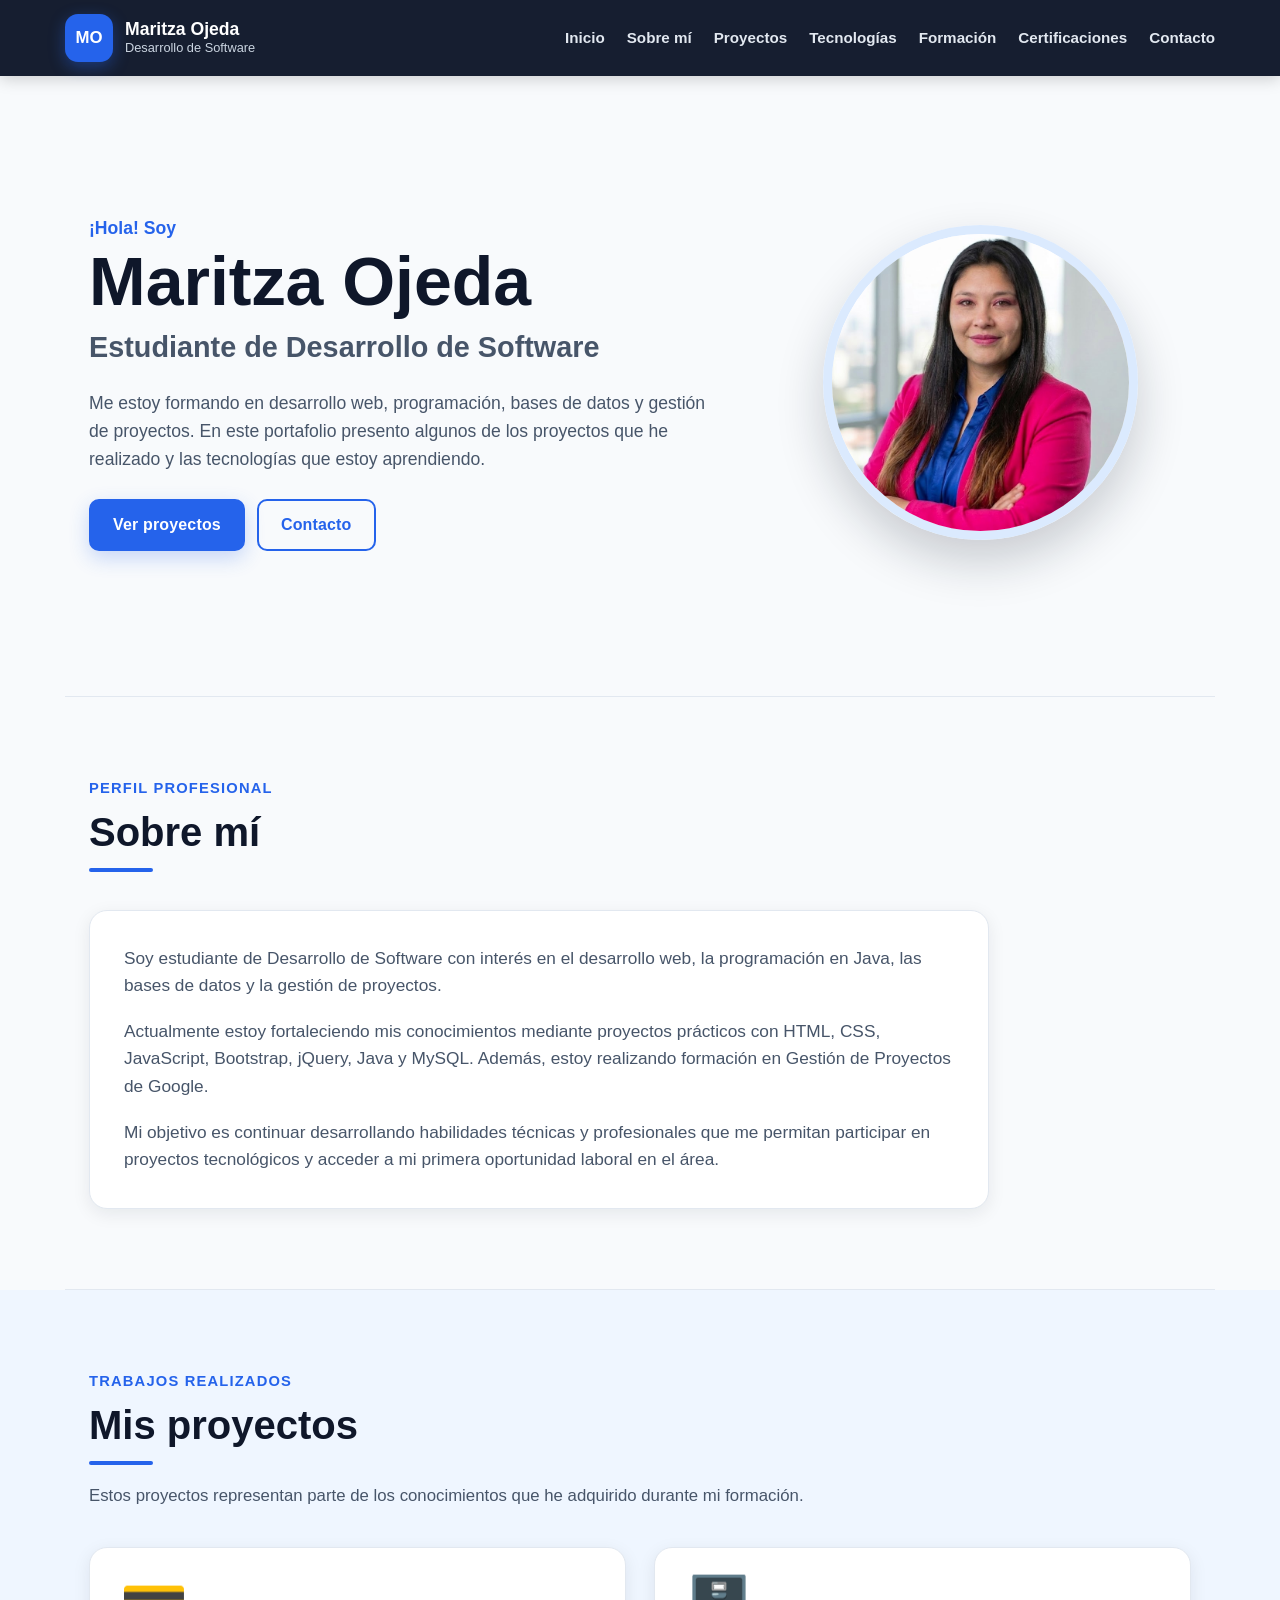
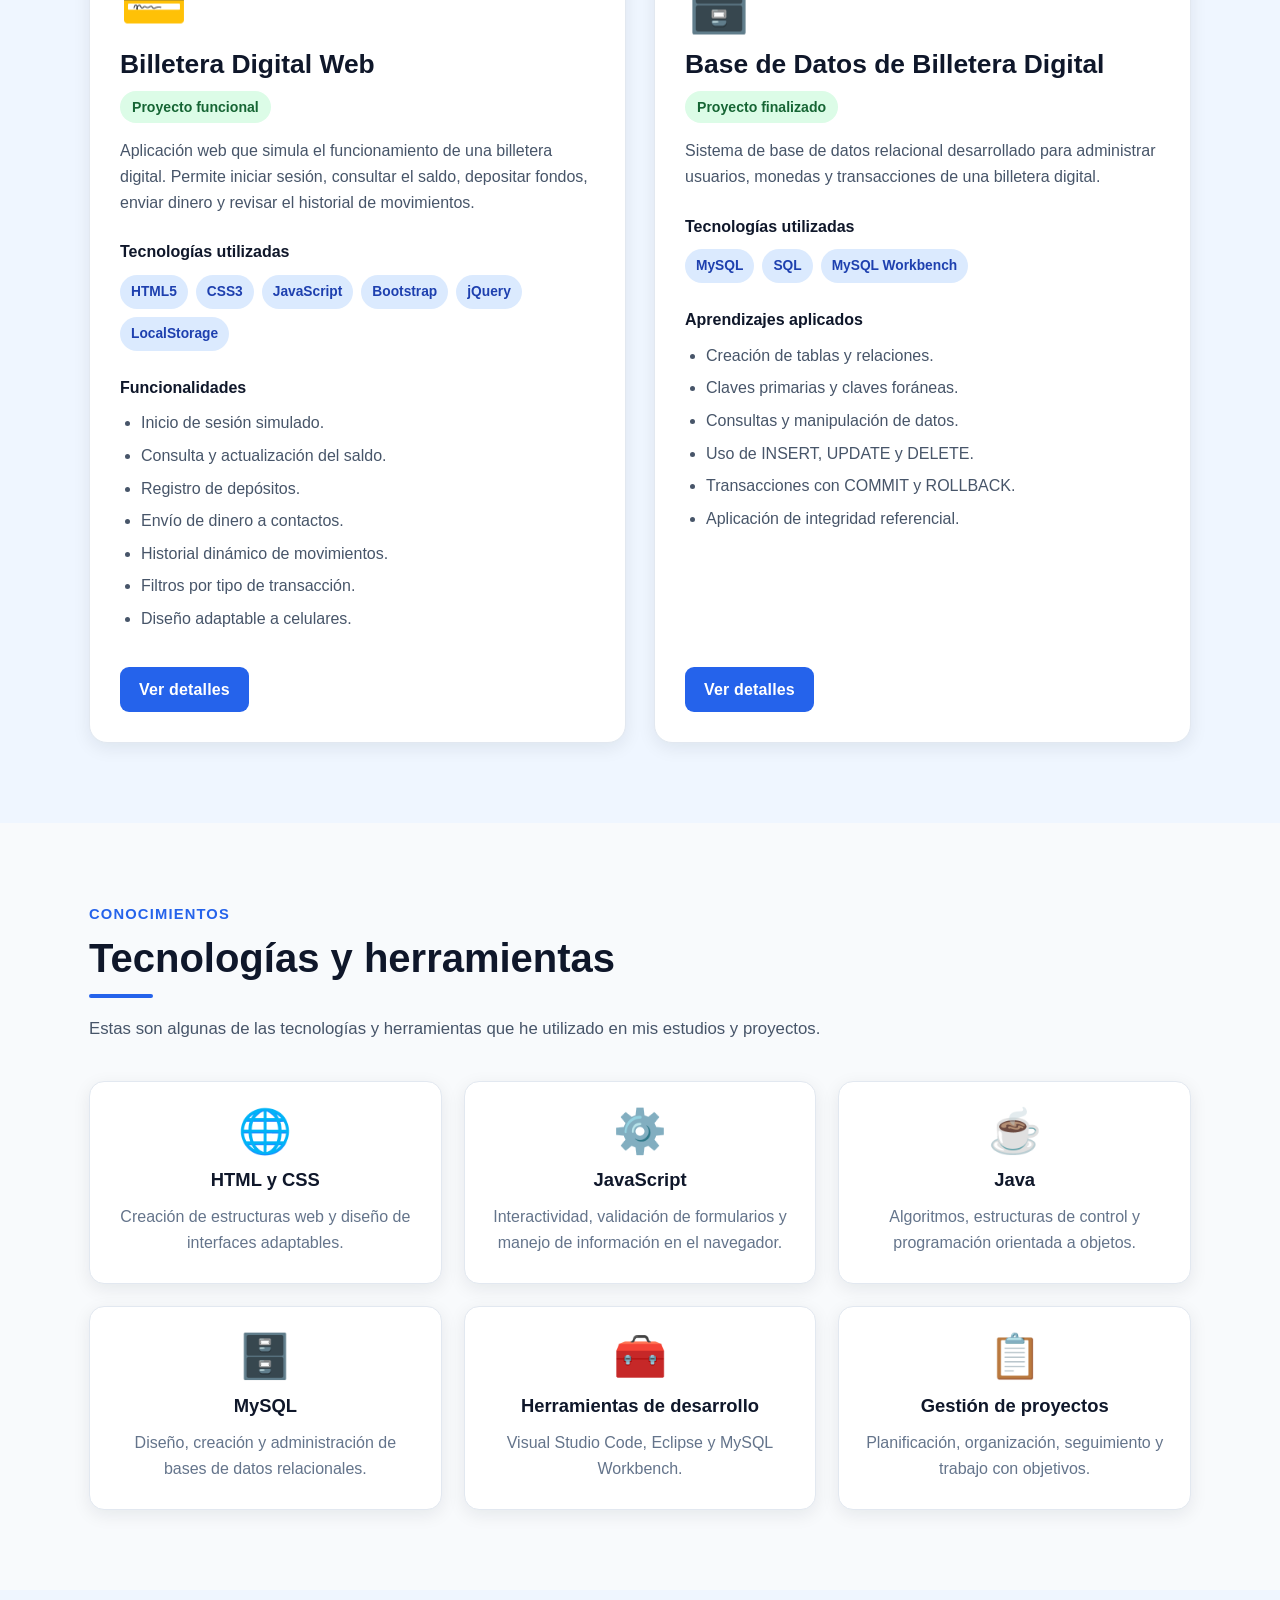
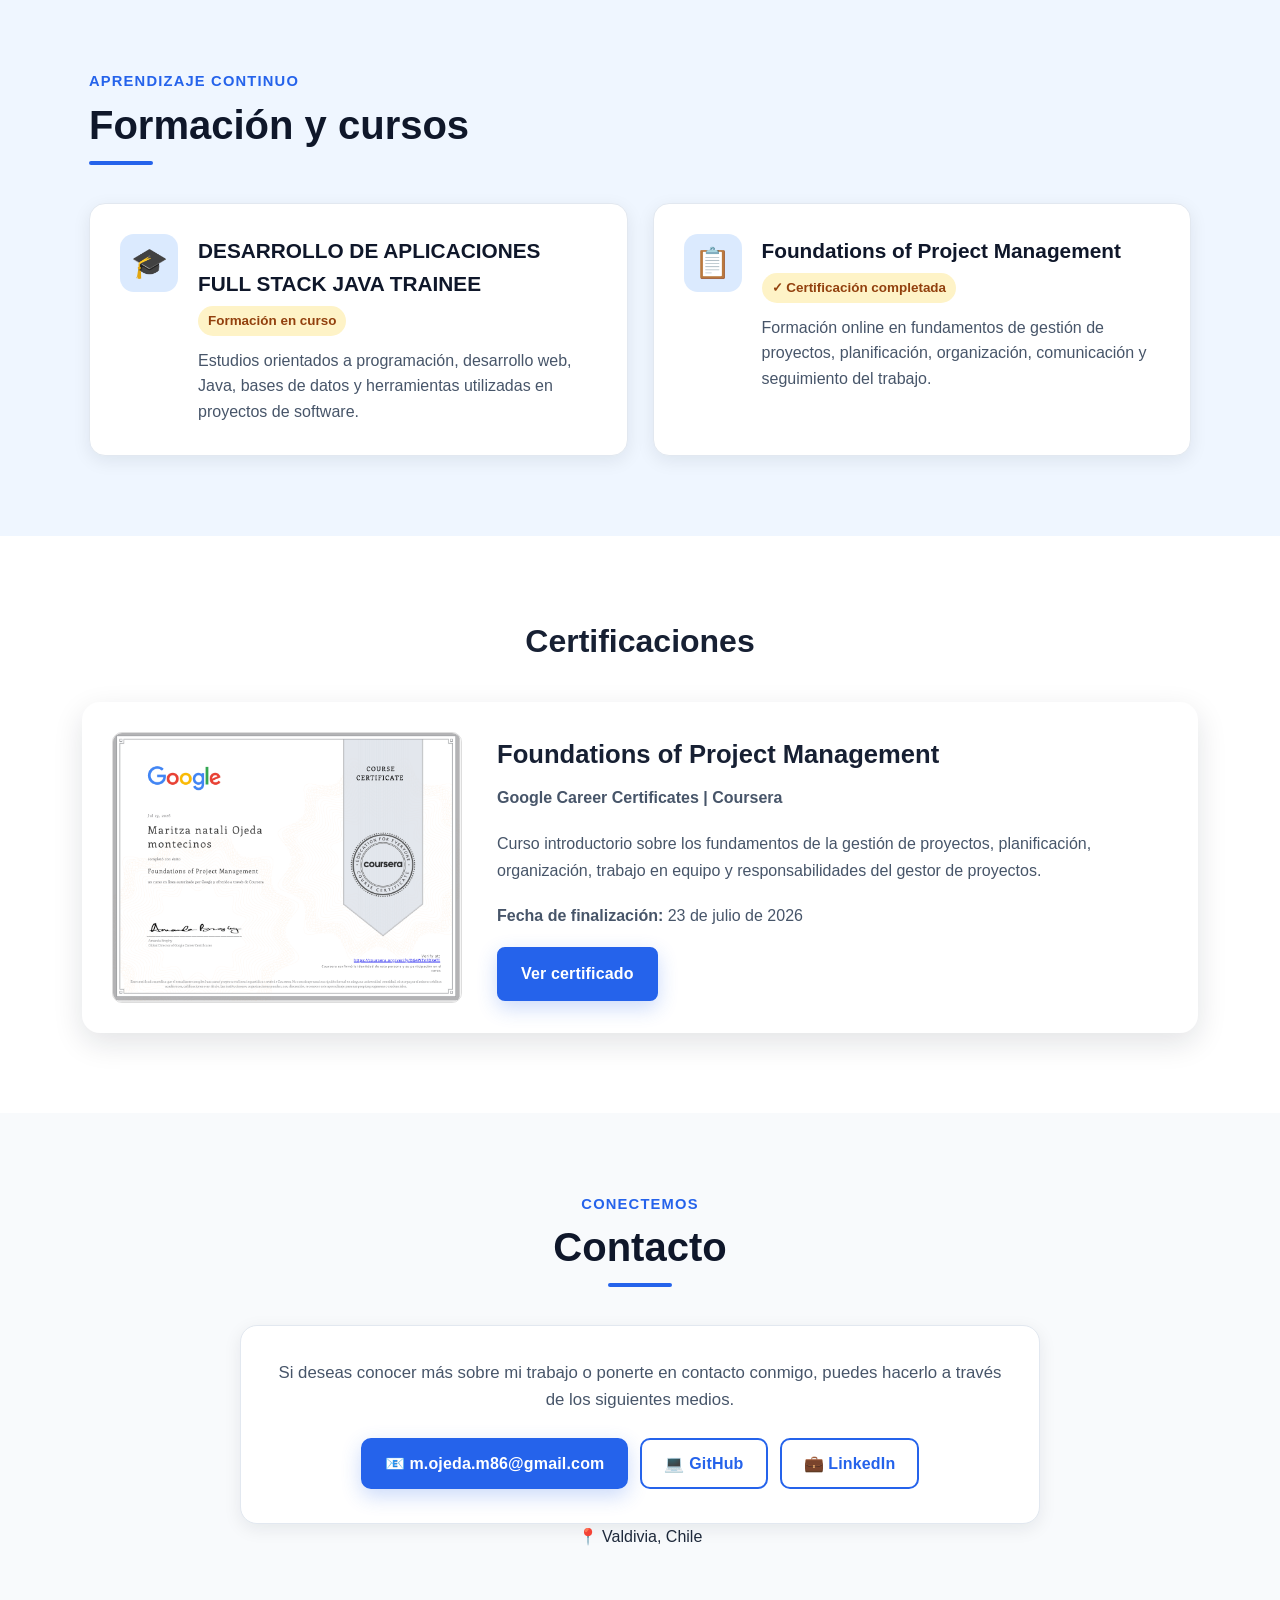
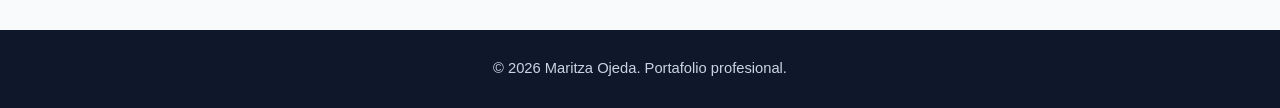
<file: index.html>
<!DOCTYPE html>
<html lang="es">

<head>
    <meta charset="UTF-8">

    <meta
        name="viewport"
        content="width=device-width, initial-scale=1.0"
    >

    <meta
        name="description"
        content="Portafolio profesional de Maritza Ojeda, estudiante de Desarrollo de Software con proyectos de desarrollo web, Java, bases de datos y gestión de proyectos."
    >

    <title>Maritza Ojeda | Portafolio de Desarrollo de Software</title>

    <link rel="stylesheet" href="estilos.css">
</head>

<body>

    <header class="encabezado">

        <nav
            class="navegacion"
            aria-label="Navegación principal"
        >

            <a
                href="#inicio"
                class="marca"
                aria-label="Ir al inicio"
            >

                <div class="logo">
                    MO
                </div>

                <div class="nombre-marca">

                    <p class="nombre">
                        Maritza Ojeda
                    </p>

                    <p class="especialidad">
                        Desarrollo de Software
                    </p>

                </div>

            </a>

            <button
                type="button"
                class="boton-menu"
                id="botonMenu"
                aria-label="Abrir menú de navegación"
                aria-expanded="false"
                aria-controls="menuPrincipal"
            >
                ☰
            </button>

            <ul
                class="menu-principal"
                id="menuPrincipal"
            >

                <li>
                    <a href="#inicio">Inicio</a>
                </li>

                <li>
                    <a href="#sobre-mi">Sobre mí</a>
                </li>

                <li>
                    <a href="#proyectos">Proyectos</a>
                </li>

                <li>
                    <a href="#tecnologias">Tecnologías</a>
                </li>

                <li>
                    <a href="#formacion">Formación</a>
                </li>
                    <a href="#certificaciones">Certificaciones</a>
                </li>
                <li>
                    <a href="#contacto">Contacto</a>
                </li>

            </ul>

        </nav>

    </header>

    <main>

        <!-- ======================================
             SECCIÓN DE INICIO
             ====================================== -->

        <section
            id="inicio"
            class="hero"
        >

            <div class="hero-texto">

                <p class="presentacion">
                    ¡Hola! Soy
                </p>

                <h1>
                    Maritza Ojeda
                </h1>

                <h2>
                    Estudiante de Desarrollo de Software
                </h2>

                <p class="descripcion-hero">
                    Me estoy formando en desarrollo web, programación,
                    bases de datos y gestión de proyectos. En este
                    portafolio presento algunos de los proyectos que he
                    realizado y las tecnologías que estoy aprendiendo.
                </p>

                <div class="acciones-hero">

                    <a
                        href="#proyectos"
                        class="boton"
                    >
                        Ver proyectos
                    </a>

                    <a
                        href="#contacto"
                        class="boton boton-secundario"
                    >
                        Contacto
                    </a>

                </div>

            </div>

            <div class="hero-imagen">

    <img
        src="imagenes/foto-maritza-portafolio4.jpg"
        alt="Fotografía de Maritza Ojeda"
        class="foto-perfil"
    >

</div>
        </section>

        <!-- ======================================
             SECCIÓN SOBRE MÍ
             ====================================== -->

        <section
            id="sobre-mi"
            class="seccion"
        >

            <div class="encabezado-seccion">

                <p class="etiqueta-seccion">
                    Perfil profesional
                </p>

                <h2>
                    Sobre mí
                </h2>

            </div>

            <div class="contenido-sobre-mi">

                <p>
                    Soy estudiante de Desarrollo de Software con interés
                    en el desarrollo web, la programación en Java, las
                    bases de datos y la gestión de proyectos.
                </p>

                <p>
                    Actualmente estoy fortaleciendo mis conocimientos
                    mediante proyectos prácticos con HTML, CSS,
                    JavaScript, Bootstrap, jQuery, Java y MySQL.
                    Además, estoy realizando formación en Gestión de
                    Proyectos de Google.
                </p>

                <p>
                    Mi objetivo es continuar desarrollando habilidades
                    técnicas y profesionales que me permitan participar
                    en proyectos tecnológicos y acceder a mi primera
                    oportunidad laboral en el área.
                </p>

            </div>

        </section>

        <!-- ======================================
             SECCIÓN DE PROYECTOS
             ====================================== -->

        <section
            id="proyectos"
            class="seccion seccion-alternativa"
        >

            <div class="encabezado-seccion">

                <p class="etiqueta-seccion">
                    Trabajos realizados
                </p>

                <h2>
                    Mis proyectos
                </h2>

                <p class="introduccion-seccion">
                    Estos proyectos representan parte de los conocimientos
                    que he adquirido durante mi formación.
                </p>

            </div>

            <div class="contenedor-proyectos">

                <!-- Proyecto 1: Aplicación web -->

                <article class="tarjeta-proyecto">

                    <div
                        class="icono-proyecto"
                        aria-hidden="true"
                    >
                        💳
                    </div>

                    <div class="encabezado-proyecto">

                        <h3>
                            Billetera Digital Web
                        </h3>

                        <p class="estado finalizado">
                            Proyecto funcional
                        </p>

                    </div>

                    <p>
                        Aplicación web que simula el funcionamiento de una
                        billetera digital. Permite iniciar sesión, consultar
                        el saldo, depositar fondos, enviar dinero y revisar
                        el historial de movimientos.
                    </p>

                    <h4>
                        Tecnologías utilizadas
                    </h4>

                    <ul class="lista-etiquetas">
                        <li>HTML5</li>
                        <li>CSS3</li>
                        <li>JavaScript</li>
                        <li>Bootstrap</li>
                        <li>jQuery</li>
                        <li>LocalStorage</li>
                    </ul>

                    <h4>
                        Funcionalidades
                    </h4>

                    <ul class="lista-aprendizajes">
                        <li>Inicio de sesión simulado.</li>
                        <li>Consulta y actualización del saldo.</li>
                        <li>Registro de depósitos.</li>
                        <li>Envío de dinero a contactos.</li>
                        <li>Historial dinámico de movimientos.</li>
                        <li>Filtros por tipo de transacción.</li>
                        <li>Diseño adaptable a celulares.</li>
                    </ul>

                    <div class="acciones-proyecto">

                        <a
                            href="billetera-digital.html"
                            class="boton-proyecto"
                        >
                            Ver detalles
                        </a>

                    </div>

                </article>

                <!-- Proyecto 2: Base de datos -->

                <article class="tarjeta-proyecto">

                    <div
                        class="icono-proyecto"
                        aria-hidden="true"
                    >
                        🗄️
                    </div>

                    <div class="encabezado-proyecto">

                        <h3>
                            Base de Datos de Billetera Digital
                        </h3>

                        <p class="estado finalizado">
                            Proyecto finalizado
                        </p>

                    </div>

                    <p>
                        Sistema de base de datos relacional desarrollado
                        para administrar usuarios, monedas y transacciones
                        de una billetera digital.
                    </p>

                    <h4>
                        Tecnologías utilizadas
                    </h4>

                    <ul class="lista-etiquetas">
                        <li>MySQL</li>
                        <li>SQL</li>
                        <li>MySQL Workbench</li>
                    </ul>

                    <h4>
                        Aprendizajes aplicados
                    </h4>

                    <ul class="lista-aprendizajes">
                        <li>Creación de tablas y relaciones.</li>
                        <li>Claves primarias y claves foráneas.</li>
                        <li>Consultas y manipulación de datos.</li>
                        <li>Uso de INSERT, UPDATE y DELETE.</li>
                        <li>Transacciones con COMMIT y ROLLBACK.</li>
                        <li>Aplicación de integridad referencial.</li>
                    </ul>

                    <div class="acciones-proyecto">

                        <a
                            href="base-datos-billetera.html"
                            class="boton-proyecto"
                        >
                            Ver detalles
                        </a>

                    </div>

                </article>

            </div>

        </section>

        <!-- ======================================
             SECCIÓN DE TECNOLOGÍAS
             ====================================== -->

        <section
            id="tecnologias"
            class="seccion"
        >

            <div class="encabezado-seccion">

                <p class="etiqueta-seccion">
                    Conocimientos
                </p>

                <h2>
                    Tecnologías y herramientas
                </h2>

                <p class="introduccion-seccion">
                    Estas son algunas de las tecnologías y herramientas
                    que he utilizado en mis estudios y proyectos.
                </p>

            </div>

            <div class="contenedor-tecnologias">

                <article class="tecnologia">

                    <span aria-hidden="true">🌐</span>

                    <h3>
                        HTML y CSS
                    </h3>

                    <p>
                        Creación de estructuras web y diseño de interfaces
                        adaptables.
                    </p>

                </article>

                <article class="tecnologia">

                    <span aria-hidden="true">⚙️</span>

                    <h3>
                        JavaScript
                    </h3>

                    <p>
                        Interactividad, validación de formularios y manejo
                        de información en el navegador.
                    </p>

                </article>

                <article class="tecnologia">

                    <span aria-hidden="true">☕</span>

                    <h3>
                        Java
                    </h3>

                    <p>
                        Algoritmos, estructuras de control y programación
                        orientada a objetos.
                    </p>

                </article>

                <article class="tecnologia">

                    <span aria-hidden="true">🗄️</span>

                    <h3>
                        MySQL
                    </h3>

                    <p>
                        Diseño, creación y administración de bases de datos
                        relacionales.
                    </p>

                </article>

                <article class="tecnologia">

                    <span aria-hidden="true">🧰</span>

                    <h3>
                        Herramientas de desarrollo
                    </h3>

                    <p>
                        Visual Studio Code, Eclipse y MySQL Workbench.
                    </p>

                </article>

                <article class="tecnologia">

                    <span aria-hidden="true">📋</span>

                    <h3>
                        Gestión de proyectos
                    </h3>

                    <p>
                        Planificación, organización, seguimiento y trabajo
                        con objetivos.
                    </p>

                </article>

            </div>

        </section>

        <!-- ======================================
             SECCIÓN DE FORMACIÓN
             ====================================== -->

        <section
            id="formacion"
            class="seccion seccion-alternativa"
        >

            <div class="encabezado-seccion">

                <p class="etiqueta-seccion">
                    Aprendizaje continuo
                </p>

                <h2>
                    Formación y cursos
                </h2>

            </div>

            <div class="contenedor-formacion">

                <article class="tarjeta-formacion">

                    <div
                        class="icono-formacion"
                        aria-hidden="true"
                    >
                        🎓
                    </div>

                    <div>

                        <h3>
                            DESARROLLO DE APLICACIONES FULL STACK JAVA TRAINEE
                        </h3>

                        <p class="estado-formacion">
                            Formación en curso
                        </p>

                        <p>
                            Estudios orientados a programación, desarrollo
                            web, Java, bases de datos y herramientas
                            utilizadas en proyectos de software.
                        </p>

                    </div>

                </article>

                <article class="tarjeta-formacion">

                    <div
                        class="icono-formacion"
                        aria-hidden="true"
                    >
                        📋
                    </div>

                    <div>

                        <h3>
                            Foundations of Project Management
                        </h3>

                        <p class="estado-formacion completado">
                          ✓ Certificación completada
                        </p>

                        <p>
                            Formación online en fundamentos de gestión de
                            proyectos, planificación, organización,
                            comunicación y seguimiento del trabajo.
                        </p>

                    </div>

                </article>

            </div>

        </section>
        <section id="certificaciones" class="certificaciones">
    <div class="contenedor">

        <h2>Certificaciones</h2>

        <div class="certificacion-card">

            <img
                src="certificados/google-project-management.png"
                alt="Certificado Foundations of Project Management de Google"
                class="certificacion-imagen"
            >

            <div class="certificacion-info">

                <h3>Foundations of Project Management</h3>

                <p class="certificacion-institucion">
                    Google Career Certificates | Coursera
                </p>

                <p>
                    Curso introductorio sobre los fundamentos de la gestión de
                    proyectos, planificación, organización, trabajo en equipo
                    y responsabilidades del gestor de proyectos.
                </p>

                <p>
                    <strong>Fecha de finalización:</strong>
                    23 de julio de 2026
                </p>

                <a href="certificados/certificado.pdf"
                   target="_blank"
                   class="boton">
                   Ver certificado
</a>
                </a>

            </div>

        </div>

    </div>
</section>

        <!-- ======================================
             SECCIÓN DE CONTACTO
             ====================================== -->
<section
    id="contacto"
    class="seccion contacto"
>

    <div class="encabezado-seccion">

        <p class="etiqueta-seccion">
            Conectemos
        </p>

        <h2>
            Contacto
        </h2>

    </div>

    <div class="contenido-contacto">

        <p>
            Si deseas conocer más sobre mi trabajo o ponerte en contacto conmigo,
            puedes hacerlo a través de los siguientes medios.
        </p>

        <div class="enlaces-contacto">

            <a
                href="mailto:m.ojeda.m86@gmail.com"
                class="boton"
            >
                📧 m.ojeda.m86@gmail.com
            </a>

            <a
                href="https://github.com/marinatiojeda"
                target="_blank"
                rel="noopener noreferrer"
                class="boton boton-secundario"
            >
                💻 GitHub
            </a>
            
<a href="https://cl.linkedin.com/in/maritza-ojeda-montecinos-9760a6424"
   target="_blank"
   rel="noopener noreferrer"
   class="boton boton-secundario">
   💼 LinkedIn

  </a>
</div>
            

        </div>

        <p class="ubicacion">
            📍 Valdivia, Chile
        </p>

    </div>

</section>

    </main>

    <footer>

        <p>
            © 2026 Maritza Ojeda. Portafolio profesional.
        </p>

    </footer>

    <script src="script.js"></script>

<script src="https://platform.linkedin.com/badges/js/profile.js" async defer></script>

</body>

</html>
</file>
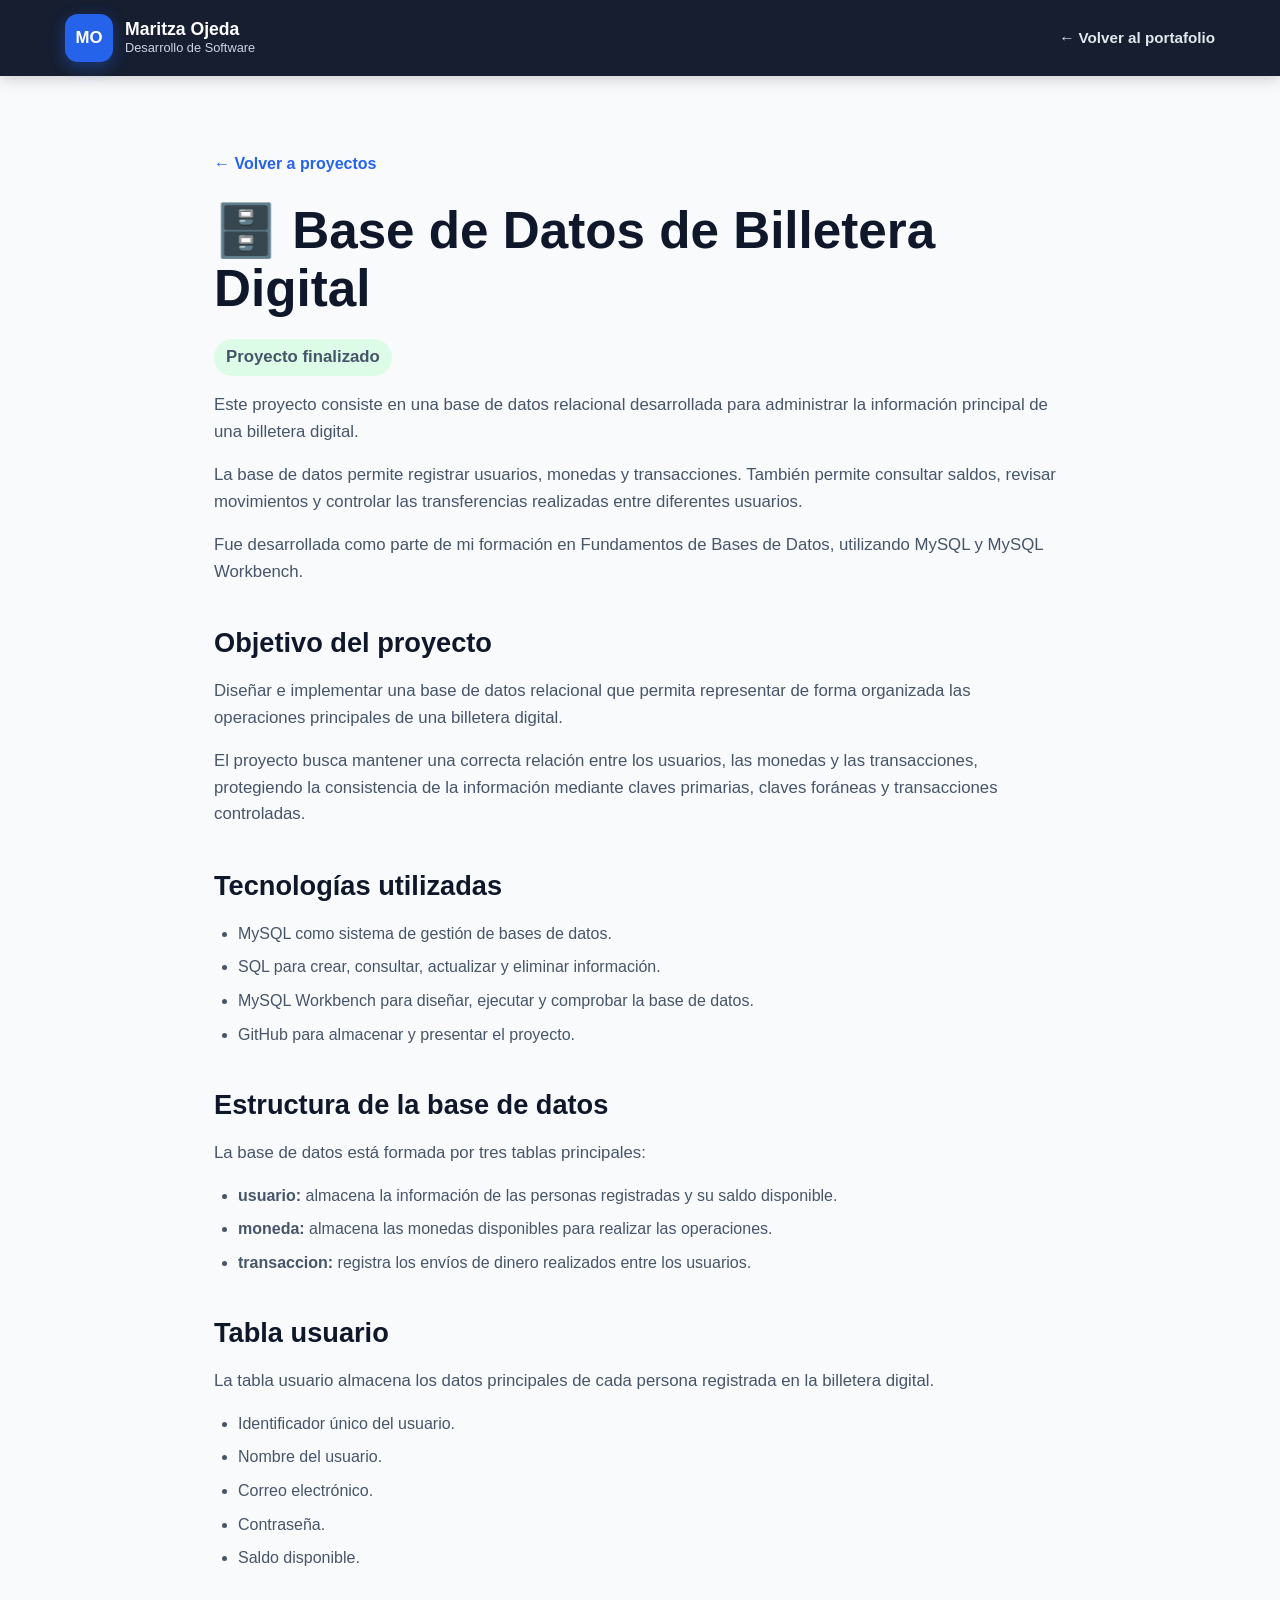
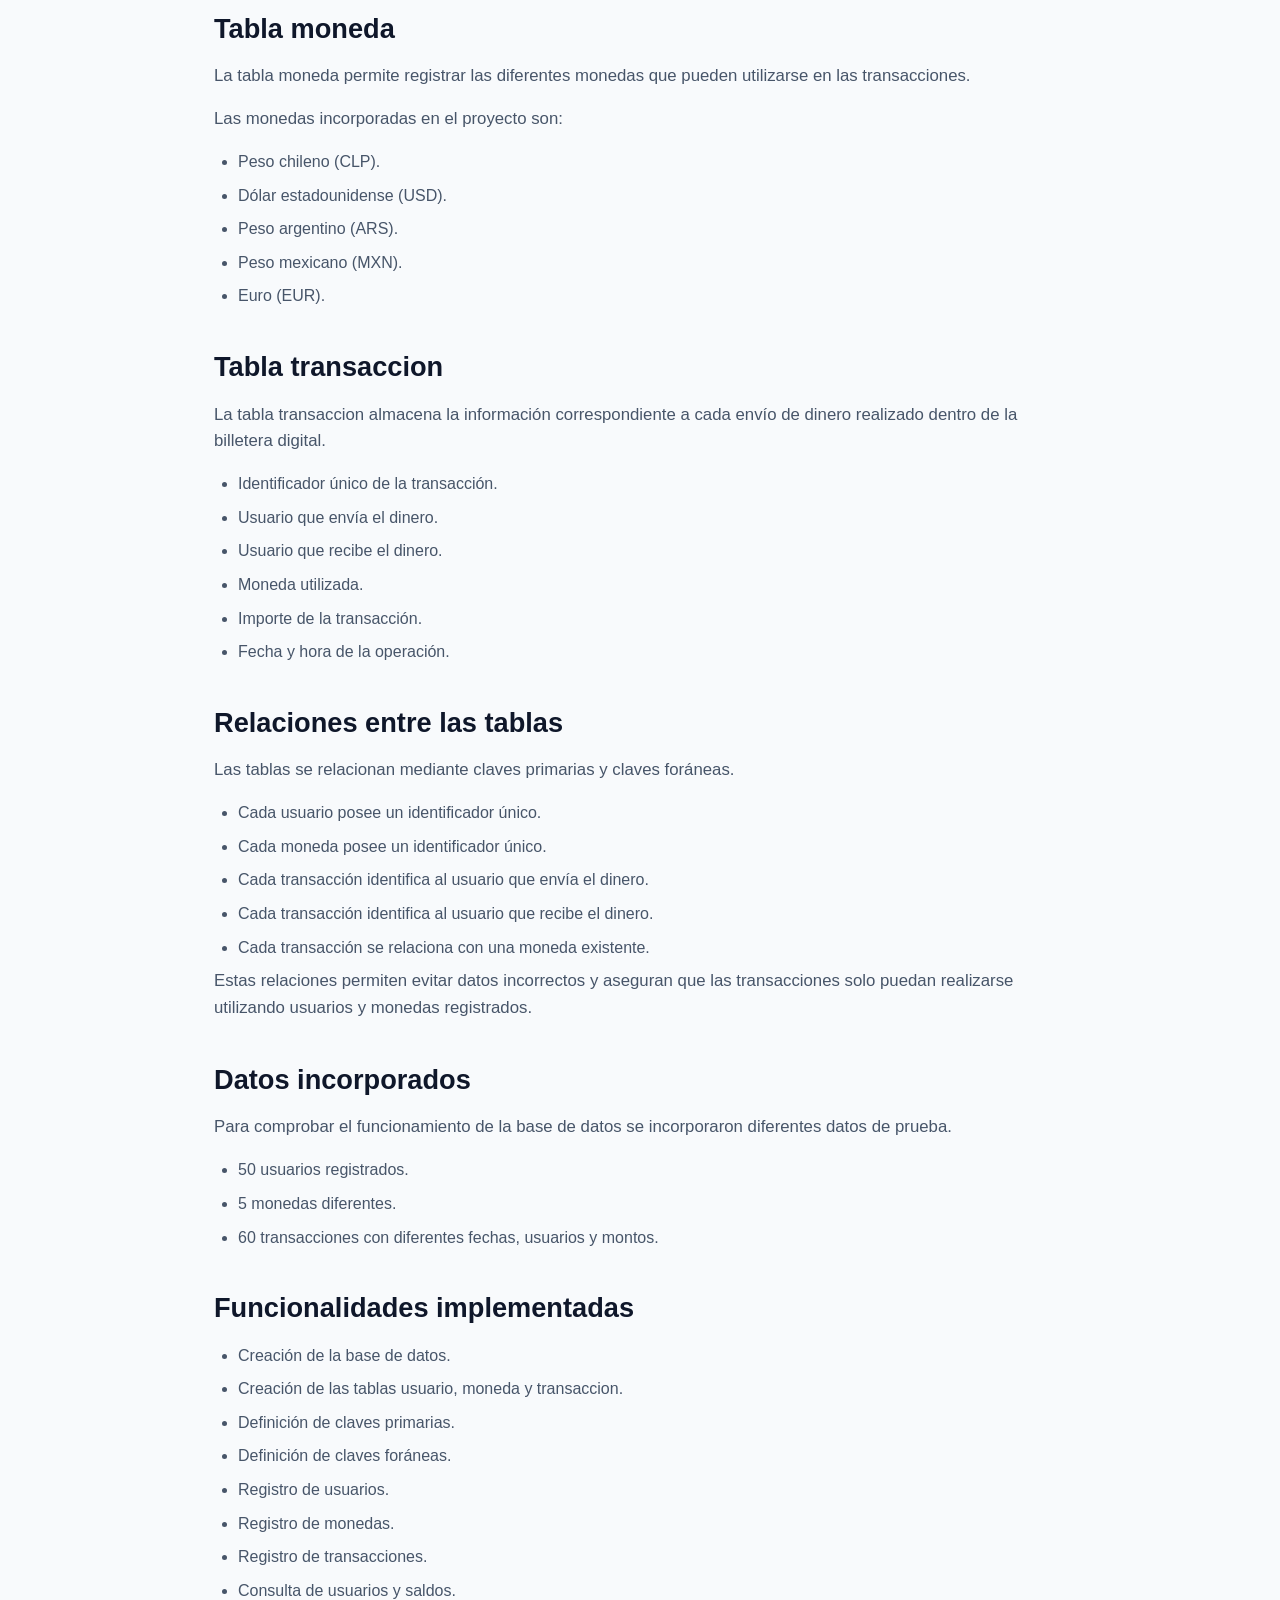
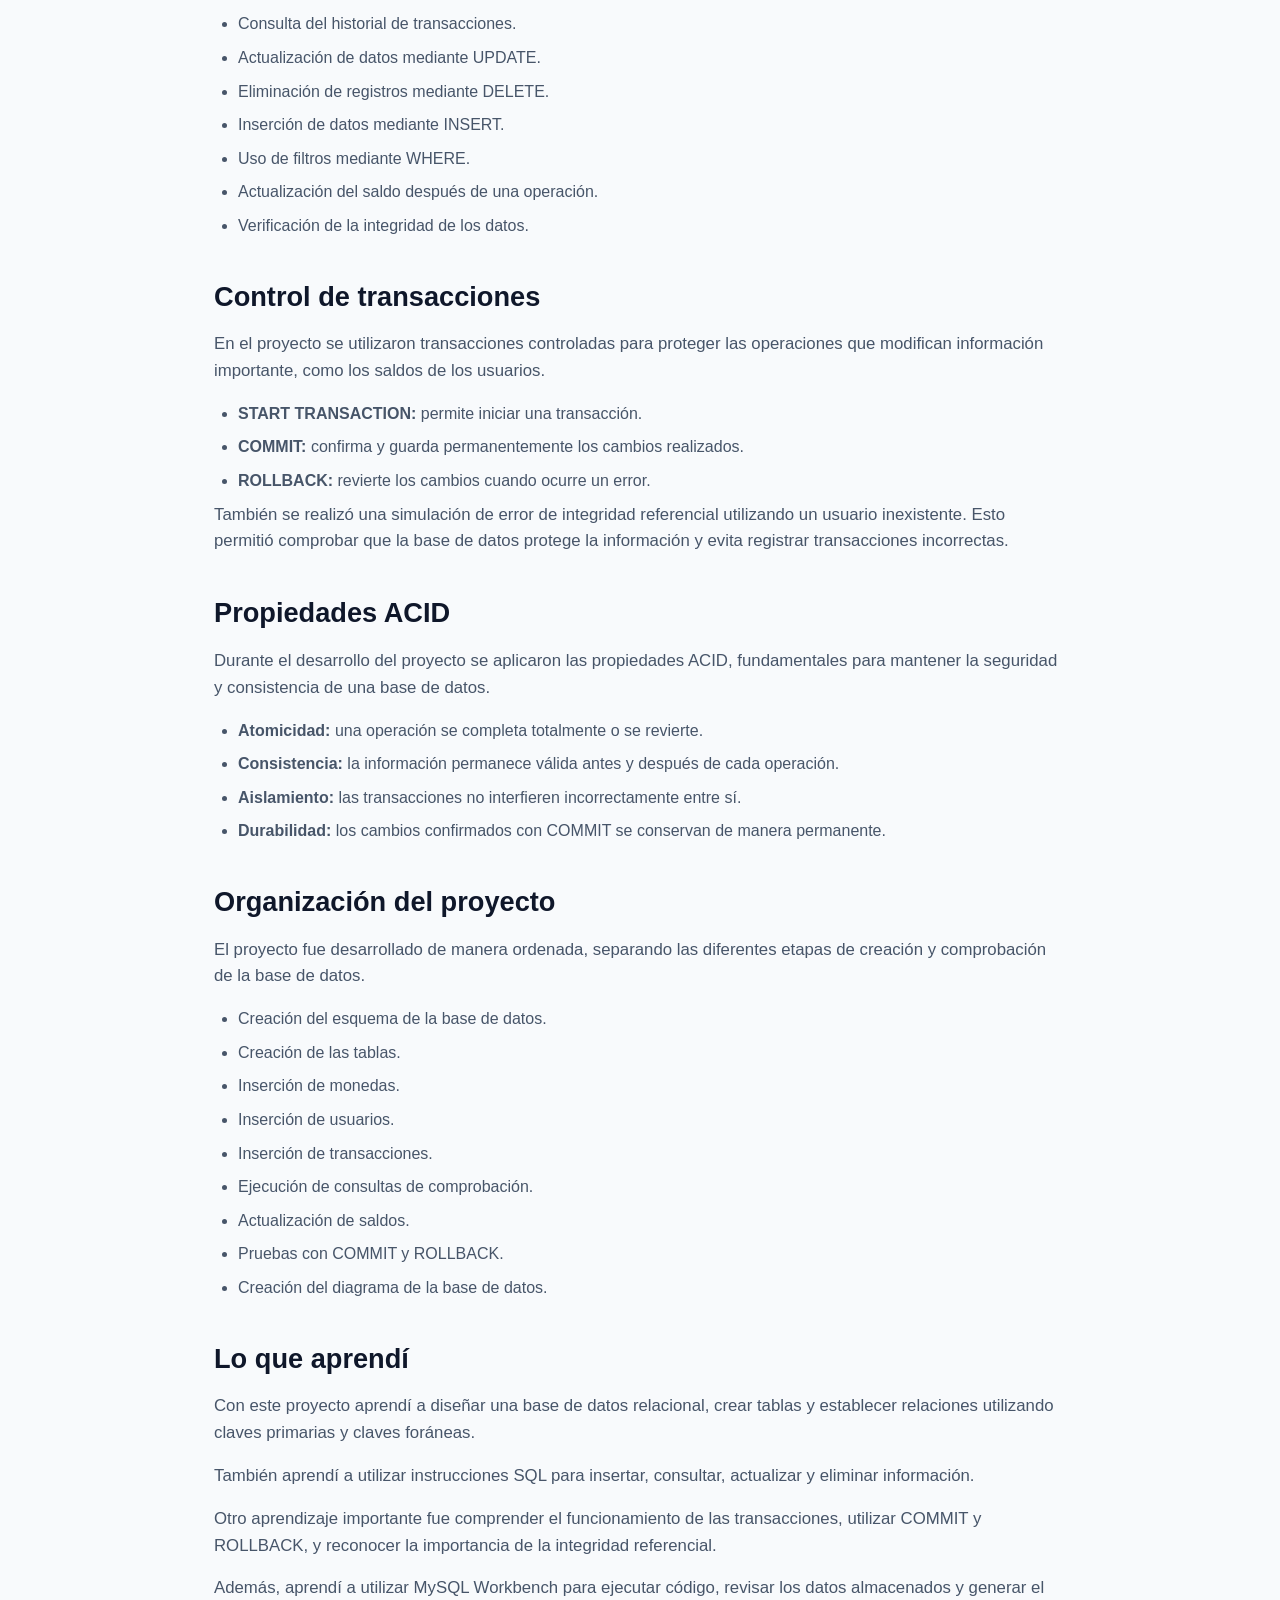
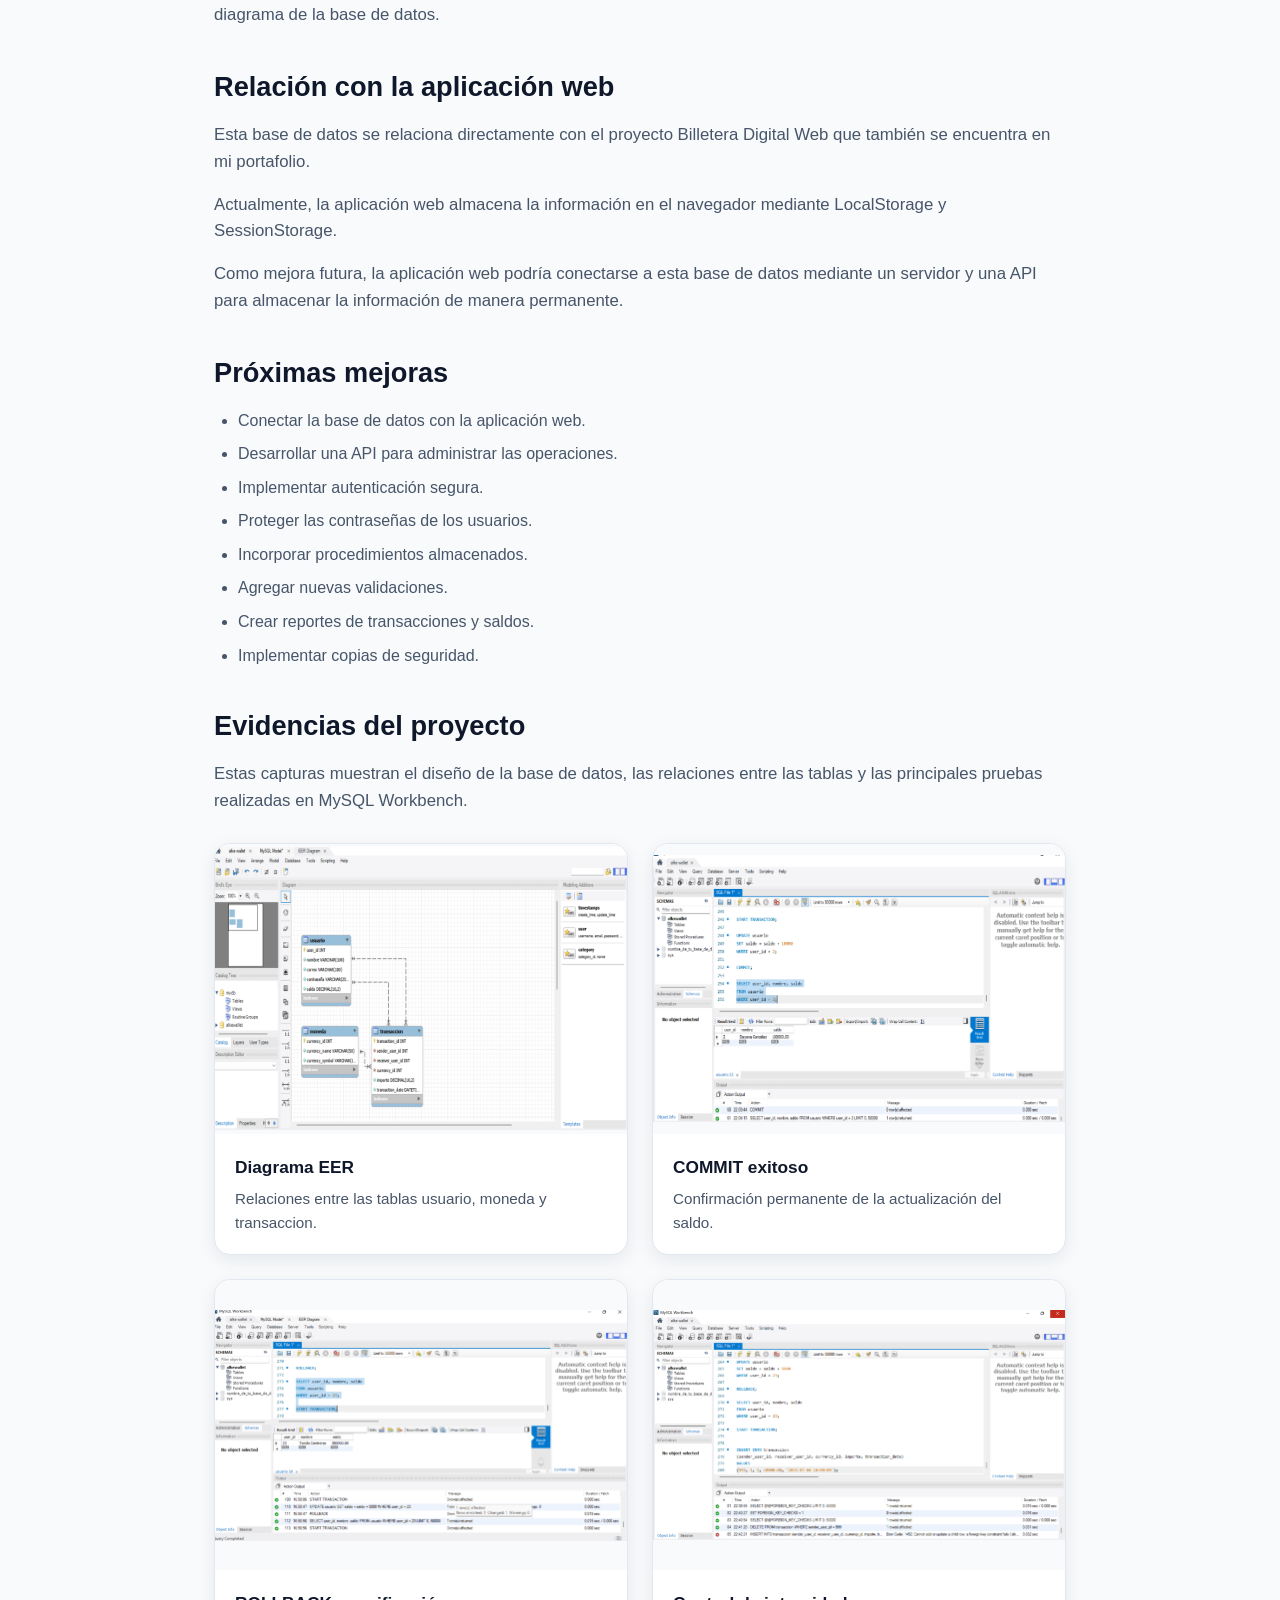
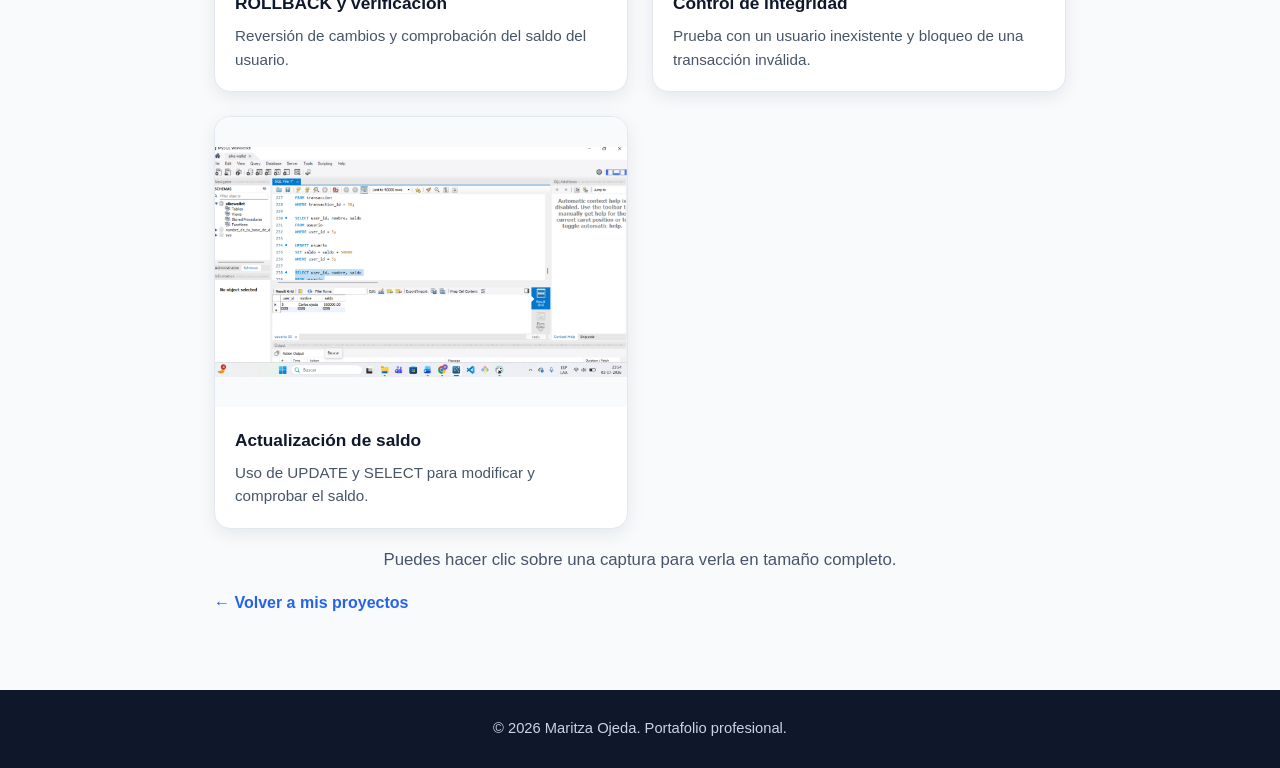
<file: base-datos-billetera.html>
<!DOCTYPE html>
<html lang="es">

<head>
    <meta charset="UTF-8">

    <meta
        name="viewport"
        content="width=device-width, initial-scale=1.0"
    >

    <meta
        name="description"
        content="Proyecto de base de datos para una billetera digital desarrollado por Maritza Ojeda con MySQL y MySQL Workbench."
    >

    <title>
        Base de Datos Billetera Digital | Maritza Ojeda
    </title>

    <link rel="stylesheet" href="estilos.css">
</head>

<body>

    <header class="encabezado">

        <nav
            class="navegacion"
            aria-label="Navegación del proyecto"
        >

            <a
                href="index.html"
                class="marca"
                aria-label="Volver al portafolio"
            >

                <div class="logo">
                    MO
                </div>

                <div class="nombre-marca">

                    <p class="nombre">
                        Maritza Ojeda
                    </p>

                    <p class="especialidad">
                        Desarrollo de Software
                    </p>

                </div>

            </a>

            <ul class="menu-principal">

                <li>
                    <a href="index.html">
                        ← Volver al portafolio
                    </a>
                </li>

            </ul>

        </nav>

    </header>

    <main class="detalle-proyecto">

        <a
            class="enlace-volver"
            href="index.html#proyectos"
        >
            ← Volver a proyectos
        </a>

        <h1>
            🗄️ Base de Datos de Billetera Digital
        </h1>

        <p class="estado finalizado">
            Proyecto finalizado
        </p>

        <p>
            Este proyecto consiste en una base de datos relacional
            desarrollada para administrar la información principal de una
            billetera digital.
        </p>

        <p>
            La base de datos permite registrar usuarios, monedas y
            transacciones. También permite consultar saldos, revisar
            movimientos y controlar las transferencias realizadas entre
            diferentes usuarios.
        </p>

        <p>
            Fue desarrollada como parte de mi formación en Fundamentos de
            Bases de Datos, utilizando MySQL y MySQL Workbench.
        </p>

        <h2>
            Objetivo del proyecto
        </h2>

        <p>
            Diseñar e implementar una base de datos relacional que permita
            representar de forma organizada las operaciones principales de
            una billetera digital.
        </p>

        <p>
            El proyecto busca mantener una correcta relación entre los
            usuarios, las monedas y las transacciones, protegiendo la
            consistencia de la información mediante claves primarias,
            claves foráneas y transacciones controladas.
        </p>

        <h2>
            Tecnologías utilizadas
        </h2>

        <ul>

            <li>
                MySQL como sistema de gestión de bases de datos.
            </li>

            <li>
                SQL para crear, consultar, actualizar y eliminar información.
            </li>

            <li>
                MySQL Workbench para diseñar, ejecutar y comprobar la base
                de datos.
            </li>

            <li>
                GitHub para almacenar y presentar el proyecto.
            </li>

        </ul>

        <h2>
            Estructura de la base de datos
        </h2>

        <p>
            La base de datos está formada por tres tablas principales:
        </p>

        <ul>

            <li>
                <strong>usuario:</strong> almacena la información de las
                personas registradas y su saldo disponible.
            </li>

            <li>
                <strong>moneda:</strong> almacena las monedas disponibles
                para realizar las operaciones.
            </li>

            <li>
                <strong>transaccion:</strong> registra los envíos de dinero
                realizados entre los usuarios.
            </li>

        </ul>

        <h2>
            Tabla usuario
        </h2>

        <p>
            La tabla usuario almacena los datos principales de cada persona
            registrada en la billetera digital.
        </p>

        <ul>

            <li>
                Identificador único del usuario.
            </li>

            <li>
                Nombre del usuario.
            </li>

            <li>
                Correo electrónico.
            </li>

            <li>
                Contraseña.
            </li>

            <li>
                Saldo disponible.
            </li>

        </ul>

        <h2>
            Tabla moneda
        </h2>

        <p>
            La tabla moneda permite registrar las diferentes monedas que
            pueden utilizarse en las transacciones.
        </p>

        <p>
            Las monedas incorporadas en el proyecto son:
        </p>

        <ul>

            <li>
                Peso chileno (CLP).
            </li>

            <li>
                Dólar estadounidense (USD).
            </li>

            <li>
                Peso argentino (ARS).
            </li>

            <li>
                Peso mexicano (MXN).
            </li>

            <li>
                Euro (EUR).
            </li>

        </ul>

        <h2>
            Tabla transaccion
        </h2>

        <p>
            La tabla transaccion almacena la información correspondiente a
            cada envío de dinero realizado dentro de la billetera digital.
        </p>

        <ul>

            <li>
                Identificador único de la transacción.
            </li>

            <li>
                Usuario que envía el dinero.
            </li>

            <li>
                Usuario que recibe el dinero.
            </li>

            <li>
                Moneda utilizada.
            </li>

            <li>
                Importe de la transacción.
            </li>

            <li>
                Fecha y hora de la operación.
            </li>

        </ul>

        <h2>
            Relaciones entre las tablas
        </h2>

        <p>
            Las tablas se relacionan mediante claves primarias y claves
            foráneas.
        </p>

        <ul>

            <li>
                Cada usuario posee un identificador único.
            </li>

            <li>
                Cada moneda posee un identificador único.
            </li>

            <li>
                Cada transacción identifica al usuario que envía el dinero.
            </li>

            <li>
                Cada transacción identifica al usuario que recibe el dinero.
            </li>

            <li>
                Cada transacción se relaciona con una moneda existente.
            </li>

        </ul>

        <p>
            Estas relaciones permiten evitar datos incorrectos y aseguran
            que las transacciones solo puedan realizarse utilizando usuarios
            y monedas registrados.
        </p>

        <h2>
            Datos incorporados
        </h2>

        <p>
            Para comprobar el funcionamiento de la base de datos se
            incorporaron diferentes datos de prueba.
        </p>

        <ul>

            <li>
                50 usuarios registrados.
            </li>

            <li>
                5 monedas diferentes.
            </li>

            <li>
                60 transacciones con diferentes fechas, usuarios y montos.
            </li>

        </ul>

        <h2>
            Funcionalidades implementadas
        </h2>

        <ul>

            <li>
                Creación de la base de datos.
            </li>

            <li>
                Creación de las tablas usuario, moneda y transaccion.
            </li>

            <li>
                Definición de claves primarias.
            </li>

            <li>
                Definición de claves foráneas.
            </li>

            <li>
                Registro de usuarios.
            </li>

            <li>
                Registro de monedas.
            </li>

            <li>
                Registro de transacciones.
            </li>

            <li>
                Consulta de usuarios y saldos.
            </li>

            <li>
                Consulta del historial de transacciones.
            </li>

            <li>
                Actualización de datos mediante UPDATE.
            </li>

            <li>
                Eliminación de registros mediante DELETE.
            </li>

            <li>
                Inserción de datos mediante INSERT.
            </li>

            <li>
                Uso de filtros mediante WHERE.
            </li>

            <li>
                Actualización del saldo después de una operación.
            </li>

            <li>
                Verificación de la integridad de los datos.
            </li>

        </ul>

        <h2>
            Control de transacciones
        </h2>

        <p>
            En el proyecto se utilizaron transacciones controladas para
            proteger las operaciones que modifican información importante,
            como los saldos de los usuarios.
        </p>

        <ul>

            <li>
                <strong>START TRANSACTION:</strong> permite iniciar una
                transacción.
            </li>

            <li>
                <strong>COMMIT:</strong> confirma y guarda permanentemente
                los cambios realizados.
            </li>

            <li>
                <strong>ROLLBACK:</strong> revierte los cambios cuando ocurre
                un error.
            </li>

        </ul>

        <p>
            También se realizó una simulación de error de integridad
            referencial utilizando un usuario inexistente. Esto permitió
            comprobar que la base de datos protege la información y evita
            registrar transacciones incorrectas.
        </p>

        <h2>
            Propiedades ACID
        </h2>

        <p>
            Durante el desarrollo del proyecto se aplicaron las propiedades
            ACID, fundamentales para mantener la seguridad y consistencia de
            una base de datos.
        </p>

        <ul>

            <li>
                <strong>Atomicidad:</strong> una operación se completa
                totalmente o se revierte.
            </li>

            <li>
                <strong>Consistencia:</strong> la información permanece
                válida antes y después de cada operación.
            </li>

            <li>
                <strong>Aislamiento:</strong> las transacciones no interfieren
                incorrectamente entre sí.
            </li>

            <li>
                <strong>Durabilidad:</strong> los cambios confirmados con
                COMMIT se conservan de manera permanente.
            </li>

        </ul>

        <h2>
            Organización del proyecto
        </h2>

        <p>
            El proyecto fue desarrollado de manera ordenada, separando las
            diferentes etapas de creación y comprobación de la base de datos.
        </p>

        <ul>

            <li>
                Creación del esquema de la base de datos.
            </li>

            <li>
                Creación de las tablas.
            </li>

            <li>
                Inserción de monedas.
            </li>

            <li>
                Inserción de usuarios.
            </li>

            <li>
                Inserción de transacciones.
            </li>

            <li>
                Ejecución de consultas de comprobación.
            </li>

            <li>
                Actualización de saldos.
            </li>

            <li>
                Pruebas con COMMIT y ROLLBACK.
            </li>

            <li>
                Creación del diagrama de la base de datos.
            </li>

        </ul>

        <h2>
            Lo que aprendí
        </h2>

        <p>
            Con este proyecto aprendí a diseñar una base de datos relacional,
            crear tablas y establecer relaciones utilizando claves primarias
            y claves foráneas.
        </p>

        <p>
            También aprendí a utilizar instrucciones SQL para insertar,
            consultar, actualizar y eliminar información.
        </p>

        <p>
            Otro aprendizaje importante fue comprender el funcionamiento de
            las transacciones, utilizar COMMIT y ROLLBACK, y reconocer la
            importancia de la integridad referencial.
        </p>

        <p>
            Además, aprendí a utilizar MySQL Workbench para ejecutar código,
            revisar los datos almacenados y generar el diagrama de la base de
            datos.
        </p>

        <h2>
            Relación con la aplicación web
        </h2>

        <p>
            Esta base de datos se relaciona directamente con el proyecto
            Billetera Digital Web que también se encuentra en mi portafolio.
        </p>

        <p>
            Actualmente, la aplicación web almacena la información en el
            navegador mediante LocalStorage y SessionStorage.
        </p>

        <p>
            Como mejora futura, la aplicación web podría conectarse a esta
            base de datos mediante un servidor y una API para almacenar la
            información de manera permanente.
        </p>

        <h2>
            Próximas mejoras
        </h2>

        <ul>

            <li>
                Conectar la base de datos con la aplicación web.
            </li>

            <li>
                Desarrollar una API para administrar las operaciones.
            </li>

            <li>
                Implementar autenticación segura.
            </li>

            <li>
                Proteger las contraseñas de los usuarios.
            </li>

            <li>
                Incorporar procedimientos almacenados.
            </li>

            <li>
                Agregar nuevas validaciones.
            </li>

            <li>
                Crear reportes de transacciones y saldos.
            </li>

            <li>
                Implementar copias de seguridad.
            </li>

        </ul>

        <h2>
            Evidencias del proyecto
        </h2>

        <p>
    Estas capturas muestran el diseño de la base de datos, las
    relaciones entre las tablas y las principales pruebas realizadas
    en MySQL Workbench.
</p>

<section
    class="galeria-proyecto"
    aria-label="Galería de evidencias del proyecto Base de Datos"
>

    <figure class="captura-proyecto">

        <a
            href="imagenes/bd-diagrama.png"
            target="_blank"
            rel="noopener noreferrer"
        >

            <img
                src="imagenes/bd-diagrama.png"
                alt="Diagrama EER de la base de datos de la Billetera Digital"
                loading="lazy"
            >

        </a>

        <figcaption>

            <strong>
                Diagrama EER
            </strong>

            <span>
                Relaciones entre las tablas usuario, moneda y transaccion.
            </span>

        </figcaption>

    </figure>

    <figure class="captura-proyecto">

        <a
            href="imagenes/bd-commit.png"
            target="_blank"
            rel="noopener noreferrer"
        >

            <img
                src="imagenes/bd-commit.png"
                alt="Ejecución de START TRANSACTION, UPDATE y COMMIT en MySQL Workbench"
                loading="lazy"
            >

        </a>

        <figcaption>

            <strong>
                COMMIT exitoso
            </strong>

            <span>
                Confirmación permanente de la actualización del saldo.
            </span>

        </figcaption>

    </figure>

    <figure class="captura-proyecto">

        <a
            href="imagenes/bd-rollback-verificacion.png"
            target="_blank"
            rel="noopener noreferrer"
        >

            <img
                src="imagenes/bd-rollback-verificacion.png"
                alt="Ejecución de ROLLBACK y verificación del saldo de un usuario"
                loading="lazy"
            >

        </a>

        <figcaption>

            <strong>
                ROLLBACK y verificación
            </strong>

            <span>
                Reversión de cambios y comprobación del saldo del usuario.
            </span>

        </figcaption>

    </figure>

    <figure class="captura-proyecto">

        <a
            href="imagenes/bd-transacciones-control.png"
            target="_blank"
            rel="noopener noreferrer"
        >

            <img
                src="imagenes/bd-transacciones-control.png"
                alt="Prueba de integridad referencial con una transacción inválida"
                loading="lazy"
            >

        </a>

        <figcaption>

            <strong>
                Control de integridad
            </strong>

            <span>
                Prueba con un usuario inexistente y bloqueo de una transacción inválida.
            </span>

        </figcaption>

    </figure>

    <figure class="captura-proyecto">

        <a
            href="imagenes/bd-update-usuario.png"
            target="_blank"
            rel="noopener noreferrer"
        >

            <img
                src="imagenes/bd-update-usuario.png"
                alt="Actualización y consulta del saldo de un usuario en MySQL Workbench"
                loading="lazy"
            >

        </a>

        <figcaption>

            <strong>
                Actualización de saldo
            </strong>

            <span>
                Uso de UPDATE y SELECT para modificar y comprobar el saldo.
            </span>

        </figcaption>

    </figure>

</section>

<p class="aviso-galeria">
    Puedes hacer clic sobre una captura para verla en tamaño completo.

</p>
        

        <a
            class="enlace-volver"
            href="index.html#proyectos"
        >
            ← Volver a mis proyectos
        </a>

    </main>

    <footer>

        <p>
            © 2026 Maritza Ojeda. Portafolio profesional.
        </p>

    </footer>

</body>

</html>
</file>
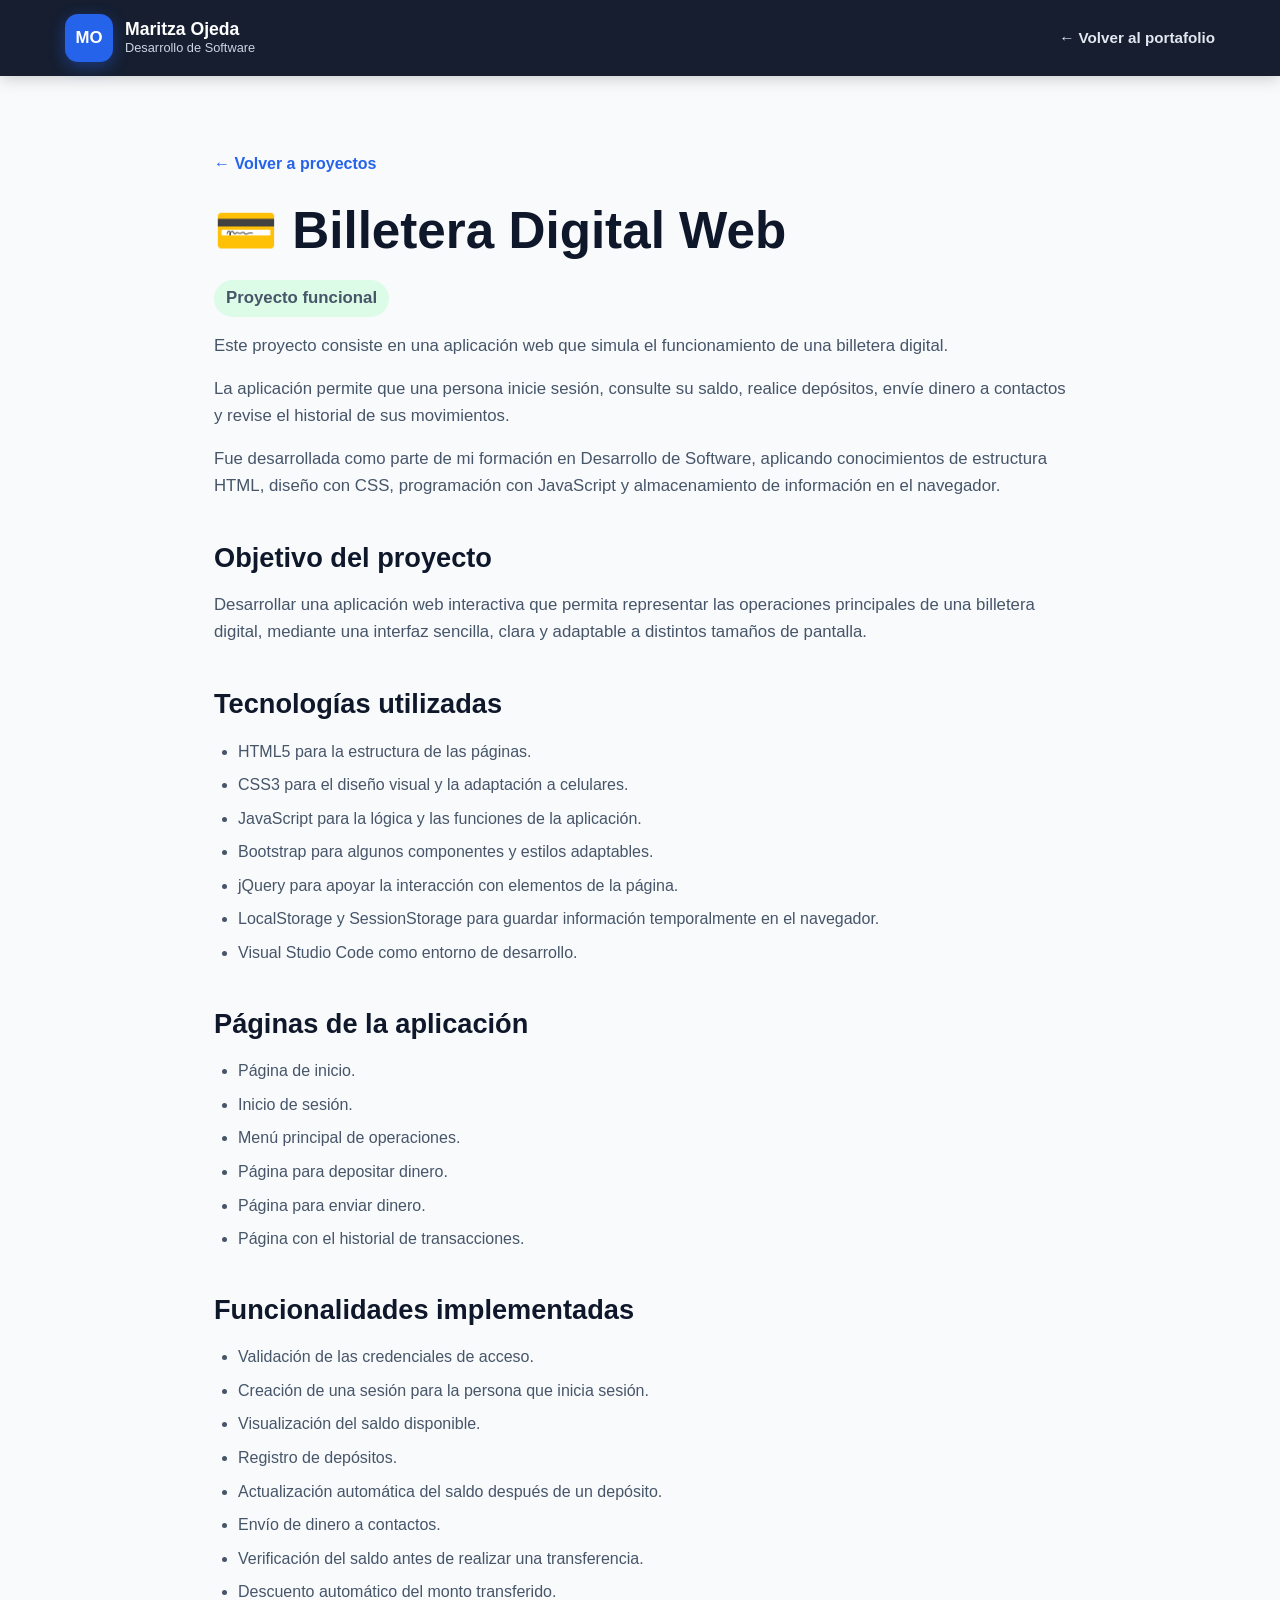
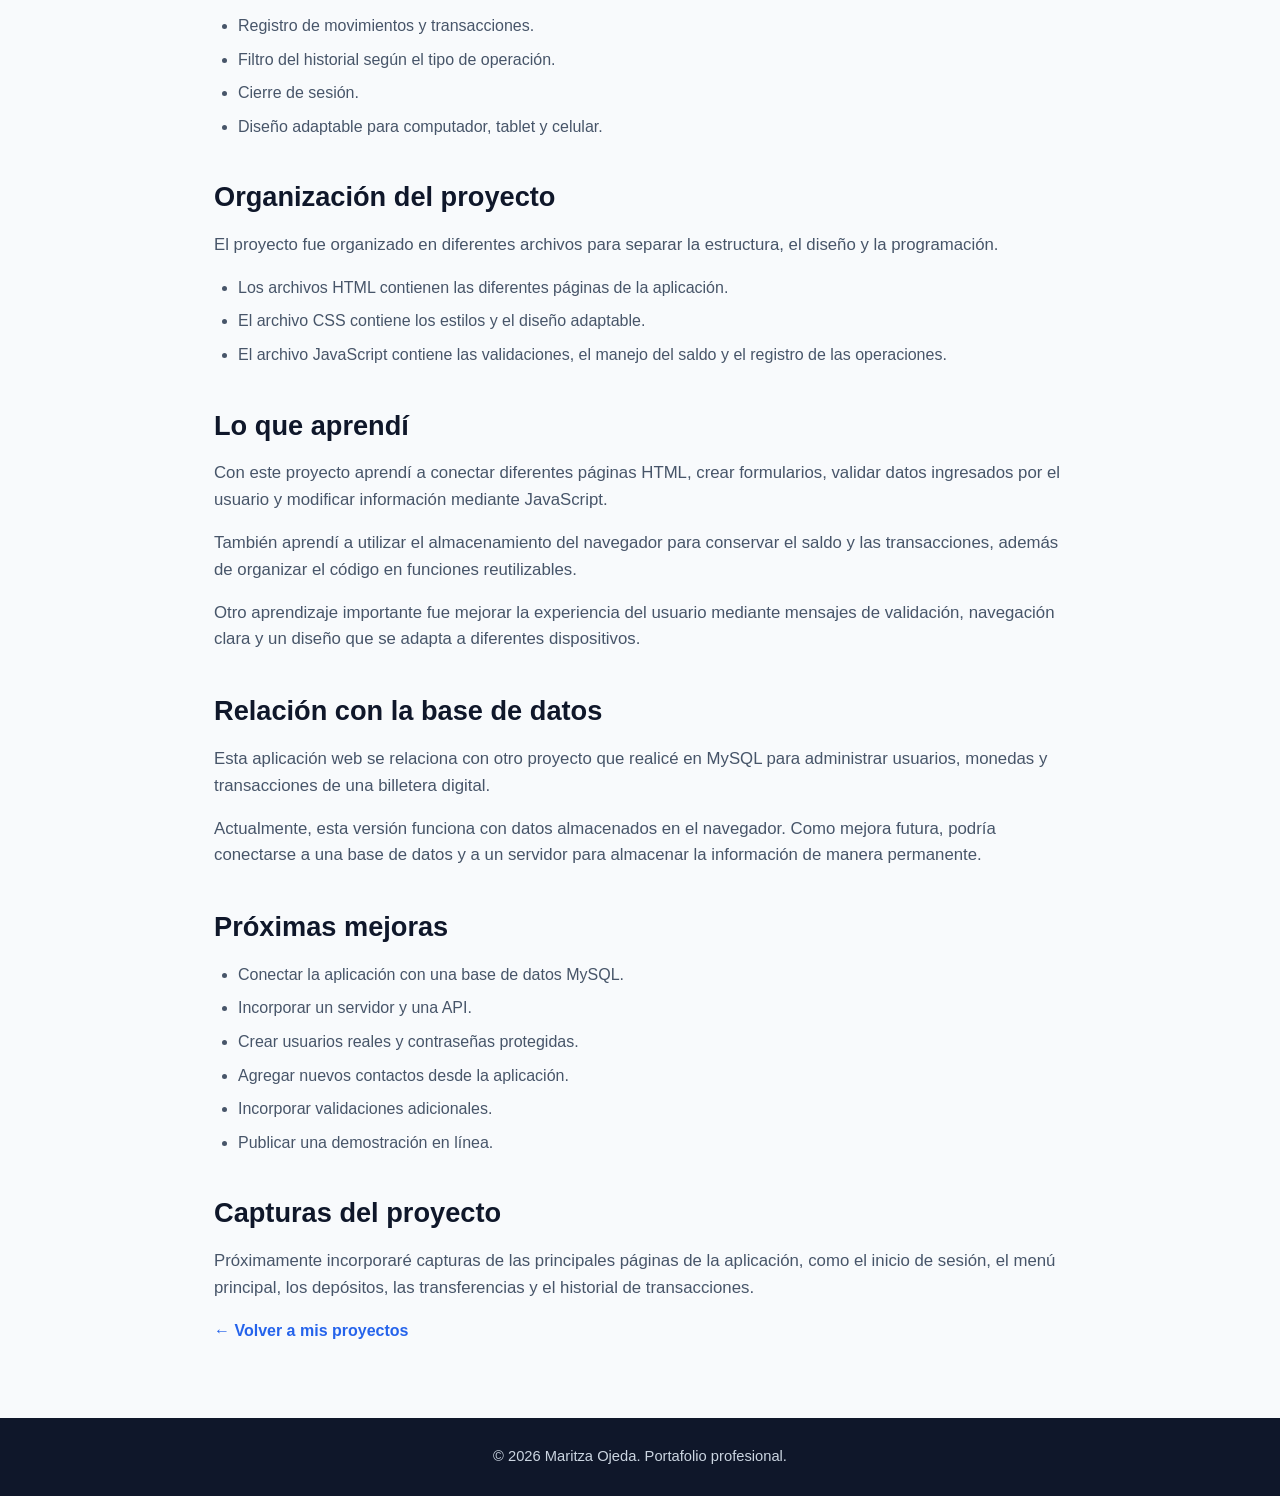
<file: billetera-digital.html>
<!DOCTYPE html>
<html lang="es">

<head>
    <meta charset="UTF-8">

    <meta
        name="viewport"
        content="width=device-width, initial-scale=1.0"
    >

    <meta
        name="description"
        content="Proyecto de billetera digital web desarrollado por Maritza Ojeda con HTML, CSS, JavaScript, Bootstrap y jQuery."
    >

    <title>Billetera Digital Web | Maritza Ojeda</title>

    <link rel="stylesheet" href="estilos.css">
</head>

<body>

    <header class="encabezado">

        <nav
            class="navegacion"
            aria-label="Navegación del proyecto"
        >

            <a
                href="index.html"
                class="marca"
                aria-label="Volver al portafolio"
            >

                <div class="logo">
                    MO
                </div>

                <div class="nombre-marca">

                    <p class="nombre">
                        Maritza Ojeda
                    </p>

                    <p class="especialidad">
                        Desarrollo de Software
                    </p>

                </div>

            </a>

            <ul class="menu-principal">

                <li>
                    <a href="index.html">
                        ← Volver al portafolio
                    </a>
                </li>

            </ul>

        </nav>

    </header>

    <main class="detalle-proyecto">

        <a
            class="enlace-volver"
            href="index.html#proyectos"
        >
            ← Volver a proyectos
        </a>

        <h1>
            💳 Billetera Digital Web
        </h1>

        <p class="estado finalizado">
            Proyecto funcional
        </p>

        <p>
            Este proyecto consiste en una aplicación web que simula el
            funcionamiento de una billetera digital.
        </p>

        <p>
            La aplicación permite que una persona inicie sesión, consulte
            su saldo, realice depósitos, envíe dinero a contactos y revise
            el historial de sus movimientos.
        </p>

        <p>
            Fue desarrollada como parte de mi formación en Desarrollo de
            Software, aplicando conocimientos de estructura HTML, diseño
            con CSS, programación con JavaScript y almacenamiento de
            información en el navegador.
        </p>

        <h2>
            Objetivo del proyecto
        </h2>

        <p>
            Desarrollar una aplicación web interactiva que permita
            representar las operaciones principales de una billetera
            digital, mediante una interfaz sencilla, clara y adaptable a
            distintos tamaños de pantalla.
        </p>

        <h2>
            Tecnologías utilizadas
        </h2>

        <ul>
            <li>
                HTML5 para la estructura de las páginas.
            </li>

            <li>
                CSS3 para el diseño visual y la adaptación a celulares.
            </li>

            <li>
                JavaScript para la lógica y las funciones de la aplicación.
            </li>

            <li>
                Bootstrap para algunos componentes y estilos adaptables.
            </li>

            <li>
                jQuery para apoyar la interacción con elementos de la página.
            </li>

            <li>
                LocalStorage y SessionStorage para guardar información
                temporalmente en el navegador.
            </li>

            <li>
                Visual Studio Code como entorno de desarrollo.
            </li>
        </ul>

        <h2>
            Páginas de la aplicación
        </h2>

        <ul>
            <li>
                Página de inicio.
            </li>

            <li>
                Inicio de sesión.
            </li>

            <li>
                Menú principal de operaciones.
            </li>

            <li>
                Página para depositar dinero.
            </li>

            <li>
                Página para enviar dinero.
            </li>

            <li>
                Página con el historial de transacciones.
            </li>
        </ul>

        <h2>
            Funcionalidades implementadas
        </h2>

        <ul>
            <li>
                Validación de las credenciales de acceso.
            </li>

            <li>
                Creación de una sesión para la persona que inicia sesión.
            </li>

            <li>
                Visualización del saldo disponible.
            </li>

            <li>
                Registro de depósitos.
            </li>

            <li>
                Actualización automática del saldo después de un depósito.
            </li>

            <li>
                Envío de dinero a contactos.
            </li>

            <li>
                Verificación del saldo antes de realizar una transferencia.
            </li>

            <li>
                Descuento automático del monto transferido.
            </li>

            <li>
                Registro de movimientos y transacciones.
            </li>

            <li>
                Filtro del historial según el tipo de operación.
            </li>

            <li>
                Cierre de sesión.
            </li>

            <li>
                Diseño adaptable para computador, tablet y celular.
            </li>
        </ul>

        <h2>
            Organización del proyecto
        </h2>

        <p>
            El proyecto fue organizado en diferentes archivos para separar
            la estructura, el diseño y la programación.
        </p>

        <ul>
            <li>
                Los archivos HTML contienen las diferentes páginas de la
                aplicación.
            </li>

            <li>
                El archivo CSS contiene los estilos y el diseño adaptable.
            </li>

            <li>
                El archivo JavaScript contiene las validaciones, el manejo
                del saldo y el registro de las operaciones.
            </li>
        </ul>

        <h2>
            Lo que aprendí
        </h2>

        <p>
            Con este proyecto aprendí a conectar diferentes páginas HTML,
            crear formularios, validar datos ingresados por el usuario y
            modificar información mediante JavaScript.
        </p>

        <p>
            También aprendí a utilizar el almacenamiento del navegador para
            conservar el saldo y las transacciones, además de organizar el
            código en funciones reutilizables.
        </p>

        <p>
            Otro aprendizaje importante fue mejorar la experiencia del
            usuario mediante mensajes de validación, navegación clara y un
            diseño que se adapta a diferentes dispositivos.
        </p>

        <h2>
            Relación con la base de datos
        </h2>

        <p>
            Esta aplicación web se relaciona con otro proyecto que realicé
            en MySQL para administrar usuarios, monedas y transacciones de
            una billetera digital.
        </p>

        <p>
            Actualmente, esta versión funciona con datos almacenados en el
            navegador. Como mejora futura, podría conectarse a una base de
            datos y a un servidor para almacenar la información de manera
            permanente.
        </p>

        <h2>
            Próximas mejoras
        </h2>

        <ul>
            <li>
                Conectar la aplicación con una base de datos MySQL.
            </li>

            <li>
                Incorporar un servidor y una API.
            </li>

            <li>
                Crear usuarios reales y contraseñas protegidas.
            </li>

            <li>
                Agregar nuevos contactos desde la aplicación.
            </li>

            <li>
                Incorporar validaciones adicionales.
            </li>

            <li>
                Publicar una demostración en línea.
            </li>
        </ul>

        <h2>
            Capturas del proyecto
        </h2>

        <p>
            Próximamente incorporaré capturas de las principales páginas de
            la aplicación, como el inicio de sesión, el menú principal, los
            depósitos, las transferencias y el historial de transacciones.
        </p>

        <a
            class="enlace-volver"
            href="index.html#proyectos"
        >
            ← Volver a mis proyectos
        </a>

    </main>

    <footer>

        <p>
            © 2026 Maritza Ojeda. Portafolio profesional.
        </p>

    </footer>

</body>

</html>
</file>
<file: estilos.css>
/* ==========================================
   1. CONFIGURACIÓN GENERAL
   ========================================== */

:root {
    --color-principal: #2563eb;
    --color-principal-oscuro: #1d4ed8;
    --color-secundario: #0f172a;
    --color-texto: #1e293b;
    --color-texto-suave: #475569;
    --color-fondo: #f8fafc;
    --color-fondo-alternativo: #eff6ff;
    --color-blanco: #ffffff;
    --color-borde: #e2e8f0;
    --color-exito-fondo: #dcfce7;
    --color-exito-texto: #166534;
    --sombra-suave: 0 5px 18px rgba(15, 23, 42, 0.08);
    --sombra-media: 0 14px 32px rgba(15, 23, 42, 0.14);
}

* {
    margin: 0;
    padding: 0;
    box-sizing: border-box;
}

html {
    scroll-behavior: smooth;
    scroll-padding-top: 95px;
}

body {
    min-height: 100vh;
    font-family: "Segoe UI", Arial, sans-serif;
    line-height: 1.6;
    color: var(--color-texto);
    background-color: var(--color-fondo);
}

img {
    display: block;
    max-width: 100%;
}

a {
    color: inherit;
}

button,
input,
textarea,
select {
    font: inherit;
}

main {
    width: 100%;
}

.seccion {
    max-width: 1150px;
    margin: 0 auto;
    padding: 80px 24px;
}

.seccion-alternativa {
    max-width: none;
    padding-right: max(24px, calc((100% - 1102px) / 2));
    padding-left: max(24px, calc((100% - 1102px) / 2));
    background-color: var(--color-fondo-alternativo);
}

.encabezado-seccion {
    max-width: 760px;
    margin-bottom: 38px;
}

.etiqueta-seccion {
    margin-bottom: 7px;
    color: var(--color-principal);
    font-size: 0.92rem;
    font-weight: 700;
    letter-spacing: 0.08em;
    text-transform: uppercase;
}

.encabezado-seccion h2 {
    position: relative;
    margin-bottom: 18px;
    color: var(--color-secundario);
    font-size: clamp(2rem, 4vw, 2.5rem);
    line-height: 1.2;
}

.encabezado-seccion h2::after {
    content: "";
    display: block;
    width: 64px;
    height: 4px;
    margin-top: 12px;
    background-color: var(--color-principal);
    border-radius: 12px;
}

.introduccion-seccion {
    color: var(--color-texto-suave);
    font-size: 1.05rem;
}


/* ==========================================
   2. ENCABEZADO Y NAVEGACIÓN
   ========================================== */

.encabezado {
    position: sticky;
    top: 0;
    z-index: 1000;
    padding: 14px 24px;
    color: var(--color-blanco);
    background-color: rgba(15, 23, 42, 0.97);
    box-shadow: 0 3px 15px rgba(0, 0, 0, 0.18);
    backdrop-filter: blur(10px);
}

.navegacion {
    position: relative;
    max-width: 1150px;
    margin: 0 auto;
    display: flex;
    justify-content: space-between;
    align-items: center;
    gap: 25px;
}

.marca {
    display: flex;
    align-items: center;
    gap: 12px;
    color: var(--color-blanco);
    text-decoration: none;
}

.logo {
    width: 48px;
    height: 48px;
    flex-shrink: 0;
    display: grid;
    place-items: center;
    color: var(--color-blanco);
    background-color: var(--color-principal);
    font-size: 1.05rem;
    font-weight: 800;
    border-radius: 13px;
    box-shadow: 0 5px 16px rgba(37, 99, 235, 0.4);
}

.nombre-marca {
    display: flex;
    flex-direction: column;
}

.nombre-marca .nombre {
    color: var(--color-blanco);
    font-size: 1.1rem;
    font-weight: 700;
    line-height: 1.2;
}

.nombre-marca .especialidad {
    color: #cbd5e1;
    font-size: 0.8rem;
    line-height: 1.3;
}

.menu-principal {
    display: flex;
    align-items: center;
    gap: 22px;
    list-style: none;
}

.menu-principal a {
    position: relative;
    color: #e2e8f0;
    text-decoration: none;
    font-size: 0.95rem;
    font-weight: 600;
    transition: color 0.25s ease;
}

.menu-principal a::after {
    content: "";
    position: absolute;
    right: 0;
    bottom: -7px;
    left: 0;
    height: 2px;
    background-color: #60a5fa;
    transform: scaleX(0);
    transition: transform 0.25s ease;
}

.menu-principal a:hover,
.menu-principal a:focus-visible {
    color: #60a5fa;
}

.menu-principal a:hover::after,
.menu-principal a:focus-visible::after {
    transform: scaleX(1);
}

.boton-menu {
    display: none;
    padding: 6px 10px;
    color: var(--color-blanco);
    background: transparent;
    border: 1px solid #475569;
    border-radius: 8px;
    font-size: 1.55rem;
    line-height: 1;
    cursor: pointer;
}


/* ==========================================
   3. SECCIÓN DE INICIO
   ========================================== */

.hero {
    max-width: 1150px;
    min-height: 620px;
    margin: 0 auto;
    padding: 65px 24px 72px;
    display: grid;
    grid-template-columns: minmax(0, 1.2fr) minmax(280px, 0.8fr);
    align-items: center;
    gap: 48px;
}

.presentacion {
    margin-bottom: 4px;
    color: var(--color-principal);
    font-size: 1.1rem;
    font-weight: 700;
}

.hero-texto h1 {
    margin-bottom: 12px;
    color: var(--color-secundario);
    font-size: clamp(2.9rem, 6vw, 4.25rem);
    line-height: 1.04;
}

.hero-texto h2 {
    margin-bottom: 22px;
    color: var(--color-texto-suave);
    font-size: clamp(1.35rem, 3vw, 1.8rem);
    line-height: 1.3;
}

.descripcion-hero {
    max-width: 690px;
    margin-bottom: 26px;
    color: var(--color-texto-suave);
    font-size: 1.1rem;
}

.acciones-hero {
    display: flex;
    align-items: center;
    flex-wrap: wrap;
    gap: 12px;
}

.boton {
    display: inline-flex;
    justify-content: center;
    align-items: center;
    min-height: 46px;
    padding: 11px 22px;
    color: var(--color-blanco);
    background-color: var(--color-principal);
    text-decoration: none;
    font-weight: 700;
    border: 2px solid var(--color-principal);
    border-radius: 10px;
    box-shadow: 0 7px 20px rgba(37, 99, 235, 0.24);
    transition:
        transform 0.25s ease,
        background-color 0.25s ease,
        border-color 0.25s ease;
}

.boton:hover,
.boton:focus-visible {
    background-color: var(--color-principal-oscuro);
    border-color: var(--color-principal-oscuro);
    transform: translateY(-3px);
}

.boton-secundario {
    color: var(--color-principal);
    background-color: transparent;
    box-shadow: none;
}

.boton-secundario:hover,
.boton-secundario:focus-visible {
    color: var(--color-blanco);
    background-color: var(--color-principal);
    border-color: var(--color-principal);
}

.hero-imagen {
    display: flex;
    justify-content: center;
    align-items: center;
}

.foto-perfil {
    width: 315px;
    height: 315px;
    display: block;
    object-fit: cover;
    object-position: center 28%;
    border: 9px solid #dbeafe;
    border-radius: 50%;
    box-shadow: 0 22px 48px rgba(15, 23, 42, 0.2);
}


/* ==========================================
   4. SECCIÓN SOBRE MÍ
   ========================================== */

#sobre-mi {
    border-top: 1px solid var(--color-borde);
    border-bottom: 1px solid var(--color-borde);
}

.contenido-sobre-mi {
    max-width: 900px;
    padding: 34px;
    background-color: var(--color-blanco);
    border: 1px solid var(--color-borde);
    border-radius: 18px;
    box-shadow: var(--sombra-suave);
}

.contenido-sobre-mi p {
    color: var(--color-texto-suave);
    font-size: 1.08rem;
}

.contenido-sobre-mi p + p {
    margin-top: 18px;
}


/* ==========================================
   5. PROYECTOS
   ========================================== */

.contenedor-proyectos {
    display: grid;
    grid-template-columns: repeat(2, minmax(0, 1fr));
    align-items: stretch;
    gap: 28px;
}

.tarjeta-proyecto {
    padding: 30px;
    display: flex;
    flex-direction: column;
    background-color: var(--color-blanco);
    border: 1px solid var(--color-borde);
    border-radius: 18px;
    box-shadow: var(--sombra-suave);
    transition:
        transform 0.3s ease,
        box-shadow 0.3s ease;
}

.tarjeta-proyecto:hover {
    transform: translateY(-7px);
    box-shadow: var(--sombra-media);
}

.icono-proyecto {
    margin-bottom: 15px;
    font-size: 3.4rem;
    line-height: 1;
}

.encabezado-proyecto {
    margin-bottom: 15px;
}

.tarjeta-proyecto h3 {
    margin-bottom: 10px;
    color: var(--color-secundario);
    font-size: 1.65rem;
    line-height: 1.25;
}

.tarjeta-proyecto h4 {
    margin-top: 24px;
    margin-bottom: 10px;
    color: var(--color-secundario);
    font-size: 1rem;
}

.tarjeta-proyecto > p {
    color: var(--color-texto-suave);
}

.estado {
    display: inline-block;
    padding: 5px 12px;
    font-size: 0.88rem;
    font-weight: 700;
    border-radius: 999px;
}

.finalizado {
    color: var(--color-exito-texto);
    background-color: var(--color-exito-fondo);
}

.lista-etiquetas {
    display: flex;
    flex-wrap: wrap;
    gap: 8px;
    padding: 0;
    list-style: none;
}

.lista-etiquetas li {
    padding: 6px 11px;
    color: #1e40af;
    background-color: #dbeafe;
    font-size: 0.86rem;
    font-weight: 600;
    border-radius: 999px;
}

.lista-aprendizajes {
    padding-left: 21px;
    color: var(--color-texto-suave);
}

.lista-aprendizajes li {
    margin-bottom: 7px;
}

.acciones-proyecto {
    margin-top: auto;
    padding-top: 28px;
}

.boton-proyecto {
    display: inline-flex;
    justify-content: center;
    align-items: center;
    min-height: 44px;
    padding: 10px 19px;
    color: var(--color-blanco);
    background-color: var(--color-principal);
    text-decoration: none;
    font-weight: 700;
    border-radius: 9px;
    transition:
        transform 0.25s ease,
        background-color 0.25s ease;
}

.boton-proyecto:hover,
.boton-proyecto:focus-visible {
    background-color: var(--color-principal-oscuro);
    transform: translateY(-2px);
}

.boton-proyecto.deshabilitado {
    color: #64748b;
    background-color: #e2e8f0;
    cursor: not-allowed;
}


/* ==========================================
   6. TECNOLOGÍAS
   ========================================== */

.contenedor-tecnologias {
    display: grid;
    grid-template-columns: repeat(3, minmax(0, 1fr));
    gap: 22px;
}

.tecnologia {
    padding: 28px 24px;
    background-color: var(--color-blanco);
    text-align: center;
    border: 1px solid var(--color-borde);
    border-radius: 15px;
    box-shadow: var(--sombra-suave);
    transition:
        transform 0.3s ease,
        box-shadow 0.3s ease;
}

.tecnologia:hover {
    transform: translateY(-6px);
    box-shadow: var(--sombra-media);
}

.tecnologia span {
    display: block;
    margin-bottom: 12px;
    font-size: 2.7rem;
    line-height: 1;
}

.tecnologia h3 {
    margin-bottom: 10px;
    color: var(--color-secundario);
    font-size: 1.15rem;
}

.tecnologia p {
    color: #64748b;
}


/* ==========================================
   7. FORMACIÓN
   ========================================== */

.contenedor-formacion {
    display: grid;
    grid-template-columns: repeat(2, minmax(0, 1fr));
    gap: 25px;
}

.tarjeta-formacion {
    padding: 30px;
    display: flex;
    align-items: flex-start;
    gap: 20px;
    background-color: var(--color-blanco);
    border: 1px solid var(--color-borde);
    border-radius: 16px;
    box-shadow: var(--sombra-suave);
}

.icono-formacion {
    width: 58px;
    height: 58px;
    flex-shrink: 0;
    display: grid;
    place-items: center;
    background-color: #dbeafe;
    font-size: 1.85rem;
    border-radius: 14px;
}

.tarjeta-formacion h3 {
    margin-bottom: 6px;
    color: var(--color-secundario);
    font-size: 1.3rem;
}

.estado-formacion {
    display: inline-block;
    margin-bottom: 12px;
    padding: 4px 10px;
    color: #92400e;
    background-color: #fef3c7;
    font-size: 0.84rem;
    font-weight: 700;
    border-radius: 999px;
}

.tarjeta-formacion p:last-child {
    color: var(--color-texto-suave);
}


/* ==========================================
   8. CONTACTO
   ========================================== */

.contacto {
    text-align: center;
}

.contacto .encabezado-seccion {
    margin-right: auto;
    margin-left: auto;
}

.contacto .encabezado-seccion h2::after {
    margin-right: auto;
    margin-left: auto;
}

.contenido-contacto {
    max-width: 800px;
    margin: 0 auto;
    padding: 34px;
    background-color: var(--color-blanco);
    border: 1px solid var(--color-borde);
    border-radius: 17px;
    box-shadow: var(--sombra-suave);
}

.contenido-contacto > p {
    margin-bottom: 24px;
    color: var(--color-texto-suave);
    font-size: 1.05rem;
}

.enlaces-contacto {
    display: flex;
    justify-content: center;
    flex-wrap: wrap;
    gap: 12px;
}

.enlace-pendiente {
    padding: 9px 14px;
    color: #64748b;
    background-color: #f1f5f9;
    font-size: 0.9rem;
    font-weight: 600;
    border: 1px solid var(--color-borde);
    border-radius: 999px;
}


/* ==========================================
   9. PÁGINA DE DETALLE DEL PROYECTO
   ========================================== */

.detalle-proyecto {
    max-width: 900px;
    min-height: 75vh;
    margin: 0 auto;
    padding: 75px 24px;
}

.detalle-proyecto h1 {
    margin-top: 25px;
    margin-bottom: 20px;
    color: var(--color-secundario);
    font-size: clamp(2.4rem, 6vw, 3.2rem);
    line-height: 1.15;
}

.detalle-proyecto h2 {
    margin-top: 36px;
    margin-bottom: 13px;
    color: var(--color-secundario);
    font-size: 1.7rem;
}

.detalle-proyecto p {
    margin-bottom: 16px;
    color: var(--color-texto-suave);
    font-size: 1.05rem;
}

.detalle-proyecto ul {
    padding-left: 24px;
    color: var(--color-texto-suave);
}

.detalle-proyecto li {
    margin-bottom: 8px;
}

.enlace-volver {
    color: var(--color-principal);
    text-decoration: none;
    font-weight: 700;
}

.enlace-volver:hover,
.enlace-volver:focus-visible {
    text-decoration: underline;
}


/* ==========================================
   10. PIE DE PÁGINA
   ========================================== */

footer {
    padding: 27px 20px;
    color: var(--color-blanco);
    background-color: var(--color-secundario);
    text-align: center;
}

footer p {
    color: #cbd5e1;
    font-size: 0.92rem;
}



/* ==========================================
   MEJORAS VISUALES DEL PORTAFOLIO
   ========================================== */

.hero-texto,
.hero-imagen {
    animation: aparecer-suave 0.75s ease both;
}

.hero-imagen {
    animation-delay: 0.12s;
}

.foto-perfil {
    transition:
        transform 0.35s ease,
        box-shadow 0.35s ease;
}

.foto-perfil:hover {
    transform: translateY(-5px) scale(1.015);
    box-shadow: 0 28px 58px rgba(15, 23, 42, 0.24);
}

.tarjeta-proyecto,
.tecnologia,
.tarjeta-formacion,
.contenido-sobre-mi,
.contenido-contacto {
    transition:
        transform 0.3s ease,
        box-shadow 0.3s ease,
        border-color 0.3s ease;
}

.tarjeta-proyecto:hover,
.tecnologia:hover,
.tarjeta-formacion:hover {
    border-color: #bfdbfe;
}

.boton,
.boton-proyecto {
    letter-spacing: 0.01em;
}

@keyframes aparecer-suave {
    from {
        opacity: 0;
        transform: translateY(18px);
    }

    to {
        opacity: 1;
        transform: translateY(0);
    }
}

@media (prefers-reduced-motion: reduce) {
    html {
        scroll-behavior: auto;
    }

    *,
    *::before,
    *::after {
        animation-duration: 0.01ms !important;
        animation-iteration-count: 1 !important;
        transition-duration: 0.01ms !important;
    }
}

/* ==========================================
   11. ACCESIBILIDAD
   ========================================== */

a:focus-visible,
button:focus-visible {
    outline: 3px solid #93c5fd;
    outline-offset: 4px;
}


/* ==========================================
   12. DISEÑO PARA TABLET
   ========================================== */

@media (max-width: 900px) {

    .hero {
        min-height: auto;
        grid-template-columns: 1fr;
        text-align: center;
    }

    .hero-imagen {
        order: -1;
    }

    .descripcion-hero {
        margin-right: auto;
        margin-left: auto;
    }

    .acciones-hero {
        justify-content: center;
    }

   .foto-perfil {
    width: 235px;
    height: 235px;
}

    .contenedor-proyectos,
    .contenedor-formacion {
        grid-template-columns: 1fr;
    }

    .contenedor-tecnologias {
        grid-template-columns: repeat(2, minmax(0, 1fr));
    }

    .boton-menu {
        display: block;
    }

    .menu-principal {
        position: absolute;
        top: calc(100% + 14px);
        right: 0;
        left: 0;
        padding: 18px;
        display: none;
        flex-direction: column;
        align-items: stretch;
        gap: 4px;
        background-color: var(--color-secundario);
        border: 1px solid #334155;
        border-radius: 12px;
        box-shadow: 0 15px 30px rgba(0, 0, 0, 0.25);
    }

    .menu-principal.activo {
        display: flex;
    }

    .menu-principal a {
        display: block;
        padding: 10px 12px;
        border-radius: 8px;
    }

    .menu-principal a:hover,
    .menu-principal a:focus-visible {
        background-color: #1e293b;
    }

    .menu-principal a::after {
        display: none;
    }
}


/* ==========================================
   13. DISEÑO PARA CELULAR
   ========================================== */

@media (max-width: 600px) {

    html {
        scroll-padding-top: 75px;
    }

    .encabezado {
        padding: 11px 16px;
    }

    .logo {
        width: 43px;
        height: 43px;
    }

    .nombre-marca .nombre {
        font-size: 1rem;
    }

    .nombre-marca .especialidad {
        font-size: 0.72rem;
    }

    .hero {
        padding: 45px 18px 58px;
        gap: 30px;
    }

    .hero-texto h1 {
        font-size: 2.75rem;
    }

    .hero-texto h2 {
        font-size: 1.25rem;
    }

    .descripcion-hero {
        font-size: 1rem;
    }

    .acciones-hero {
        flex-direction: column;
    }

    .boton {
        width: min(100%, 320px);
    }

   .foto-perfil {
    width: 195px;
    height: 195px;
}
    .seccion,
    .seccion-alternativa {
        padding: 60px 18px;
    }

    .contenido-sobre-mi,
    .contenido-contacto,
    .tarjeta-proyecto,
    .tarjeta-formacion {
        padding: 24px;
    }

    .contenedor-tecnologias {
        grid-template-columns: 1fr;
    }

    .tarjeta-formacion {
        flex-direction: column;
    }

    .enlaces-contacto {
        flex-direction: column;
    }

    .enlace-pendiente {
        width: 100%;
    }

    .detalle-proyecto {
        padding: 55px 18px;
    }
}

/* ==========================================
   GALERÍA DE CAPTURAS DE PROYECTOS
   ========================================== */

.galeria-proyecto {
    margin-top: 28px;
    display: grid;
    grid-template-columns: repeat(2, minmax(0, 1fr));
    gap: 24px;
}

.captura-proyecto {
    overflow: hidden;
    background-color: var(--color-blanco);
    border: 1px solid var(--color-borde);
    border-radius: 16px;
    box-shadow: var(--sombra-suave);
    transition:
        transform 0.3s ease,
        box-shadow 0.3s ease,
        border-color 0.3s ease;
}

.captura-proyecto:hover {
    transform: translateY(-5px);
    border-color: #bfdbfe;
    box-shadow: var(--sombra-media);
}

.captura-proyecto a {
    display: block;
    overflow: hidden;
    background-color: #e2e8f0;
    text-decoration: none;
}

.captura-proyecto img {
    width: 100%;
    height: 290px;
    object-fit: contain;
    background-color: #f8fafc;
    transition: transform 0.35s ease;
}

.captura-proyecto:hover img {
    transform: scale(1.025);
}

.captura-proyecto figcaption {
    padding: 20px;
}

.captura-proyecto figcaption strong {
    display: block;
    margin-bottom: 6px;
    color: var(--color-secundario);
    font-size: 1.08rem;
}

.captura-proyecto figcaption span {
    display: block;
    color: var(--color-texto-suave);
    font-size: 0.95rem;
    line-height: 1.55;
}

.aviso-galeria {
    margin-top: 18px;
    color: #64748b;
    font-size: 0.94rem;
    text-align: center;
}

@media (max-width: 700px) {
    .galeria-proyecto {
        grid-template-columns: 1fr;
        gap: 20px;
    }

    .captura-proyecto img {
        height: auto;
        max-height: 480px;
    }
}
/* =========================================
   SECCIÓN CERTIFICACIONES
========================================= */

.certificaciones {
    padding: 80px 20px;
    background-color: #ffffff;
}

.certificaciones .contenedor {
    width: 90%;
    max-width: 1150px;
    margin: 0 auto;
}

.certificaciones h2 {
    margin-bottom: 35px;
    text-align: center;
    font-size: 2rem;
    color: #172033;
}

.certificacion-card {
    display: flex;
    align-items: center;
    gap: 35px;
    padding: 30px;
    background-color: #ffffff;
    border-radius: 18px;
    box-shadow: 0 10px 30px rgba(15, 23, 42, 0.12);
}

.certificacion-imagen {
    display: block;
    width: 100%;
    max-width: 350px;
    height: auto;
    border-radius: 10px;
    border: 1px solid #ddd;
}

.certificacion-info {
    flex: 1;
}

.certificacion-info h3 {
    margin-bottom: 10px;
    font-size: 1.6rem;
    color: #172033;
}

.certificacion-institucion {
    margin-bottom: 18px;
    font-weight: 700;
    color: #2563eb;
}

.certificacion-info p {
    margin-bottom: 18px;
    line-height: 1.7;
    color: #475569;
}

.certificacion-info .boton {
    display: inline-block;
    padding: 12px 22px;
    color: #ffffff;
    background-color: #2563eb;
    border-radius: 8px;
    text-decoration: none;
    font-weight: 700;
    transition: transform 0.25s ease, background-color 0.25s ease;
}

.certificacion-info .boton:hover {
    background-color: #1d4ed8;
    transform: translateY(-2px);
}

/* Adaptación para celulares */
@media (max-width: 800px) {
    .certificacion-card {
        flex-direction: column;
        align-items: stretch;
        padding: 20px;
    }

    .certificacion-imagen {
        max-width: 100%;
    }

    .certificacion-info {
        text-align: center;
    }
}
.certificacion-card {
    transition: transform 0.3s ease, box-shadow 0.3s ease;
}

.certificacion-card:hover {
    transform: translateY(-8px);
    box-shadow: 0 18px 35px rgba(0, 0, 0, 0.15);
}
</file>
